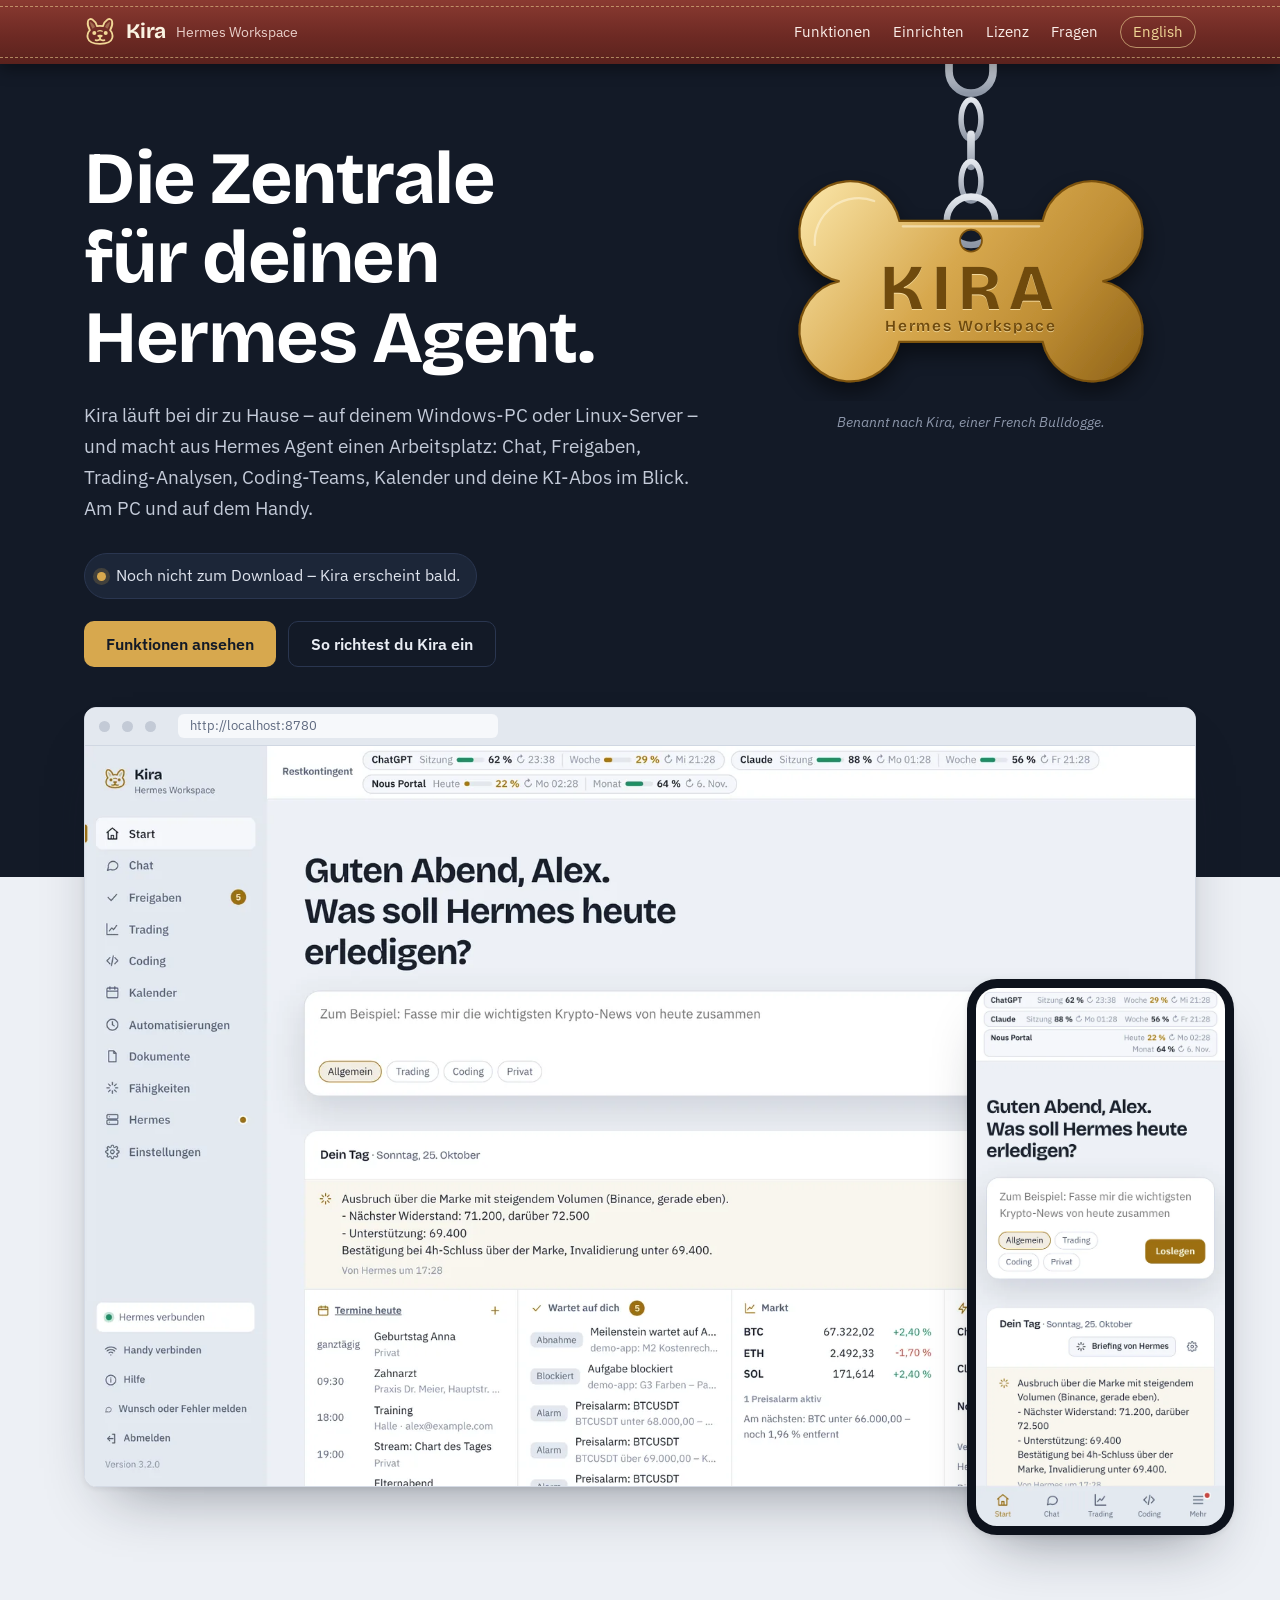
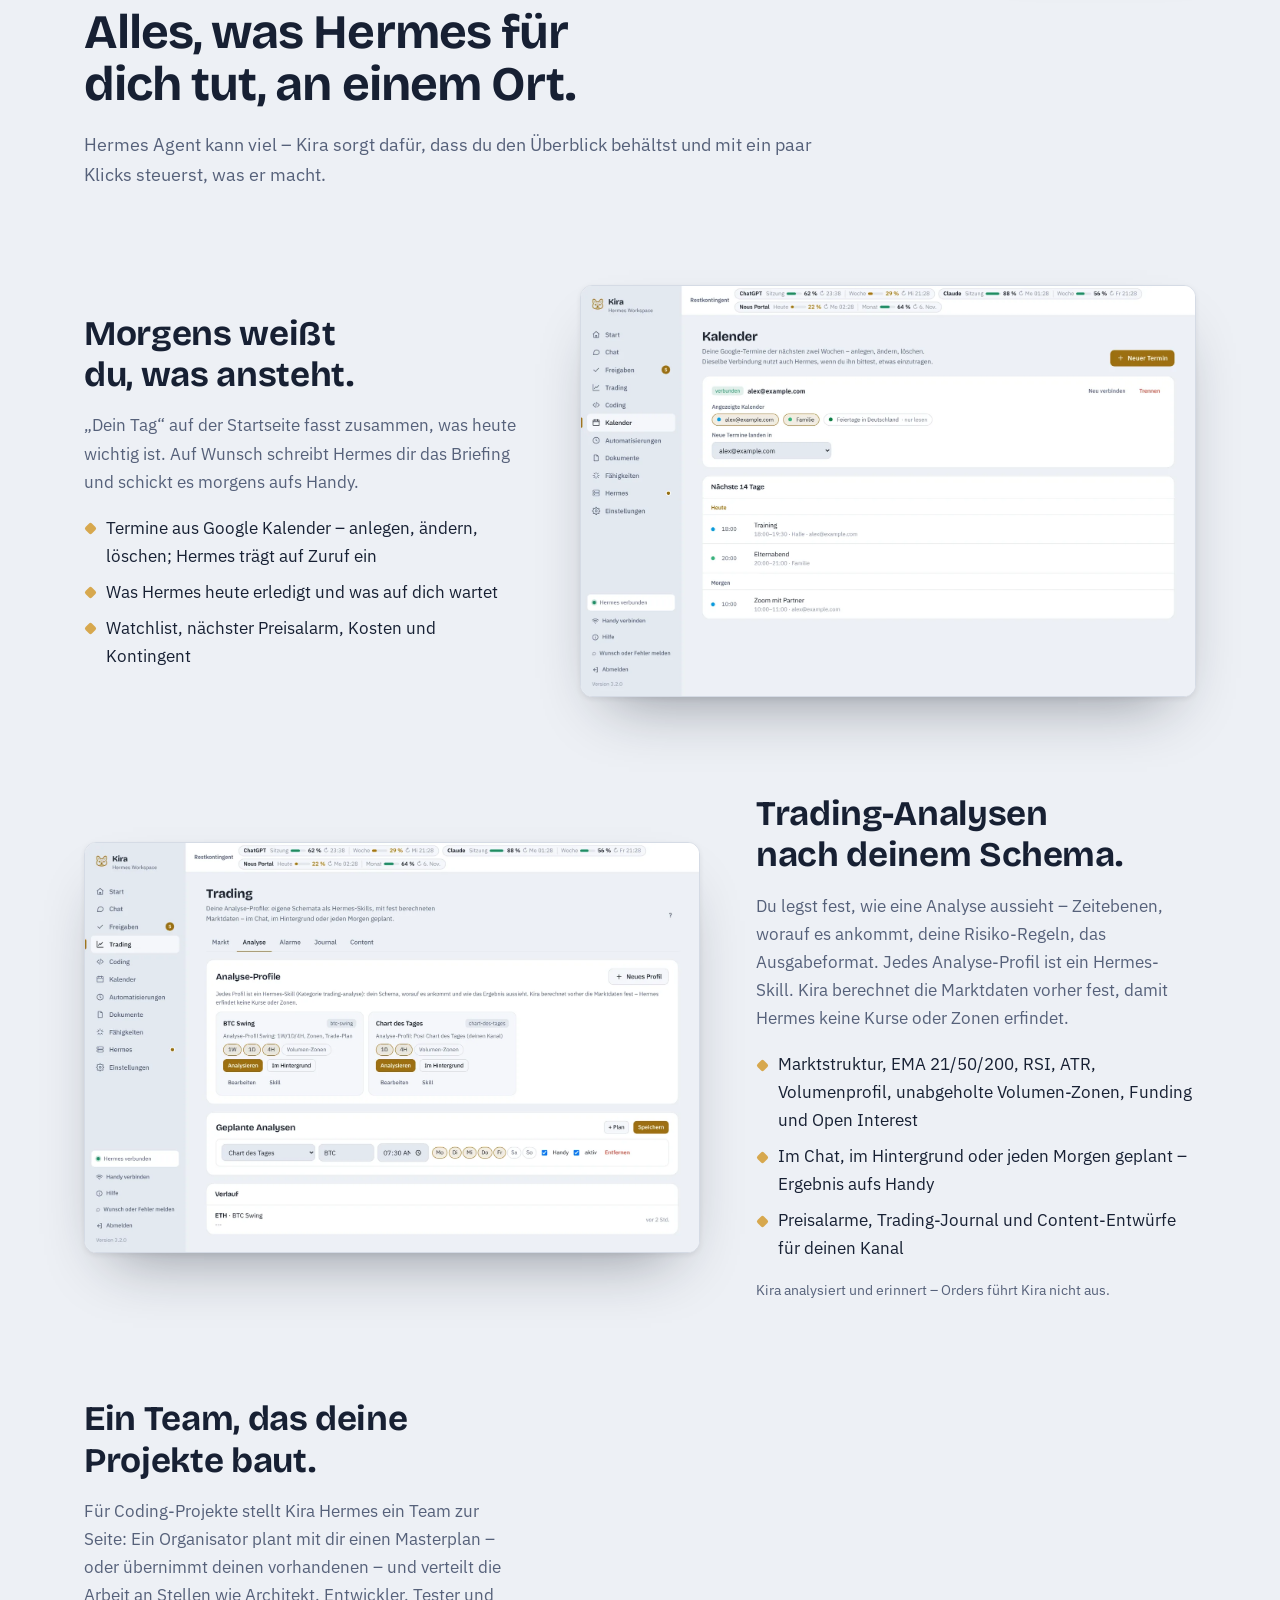
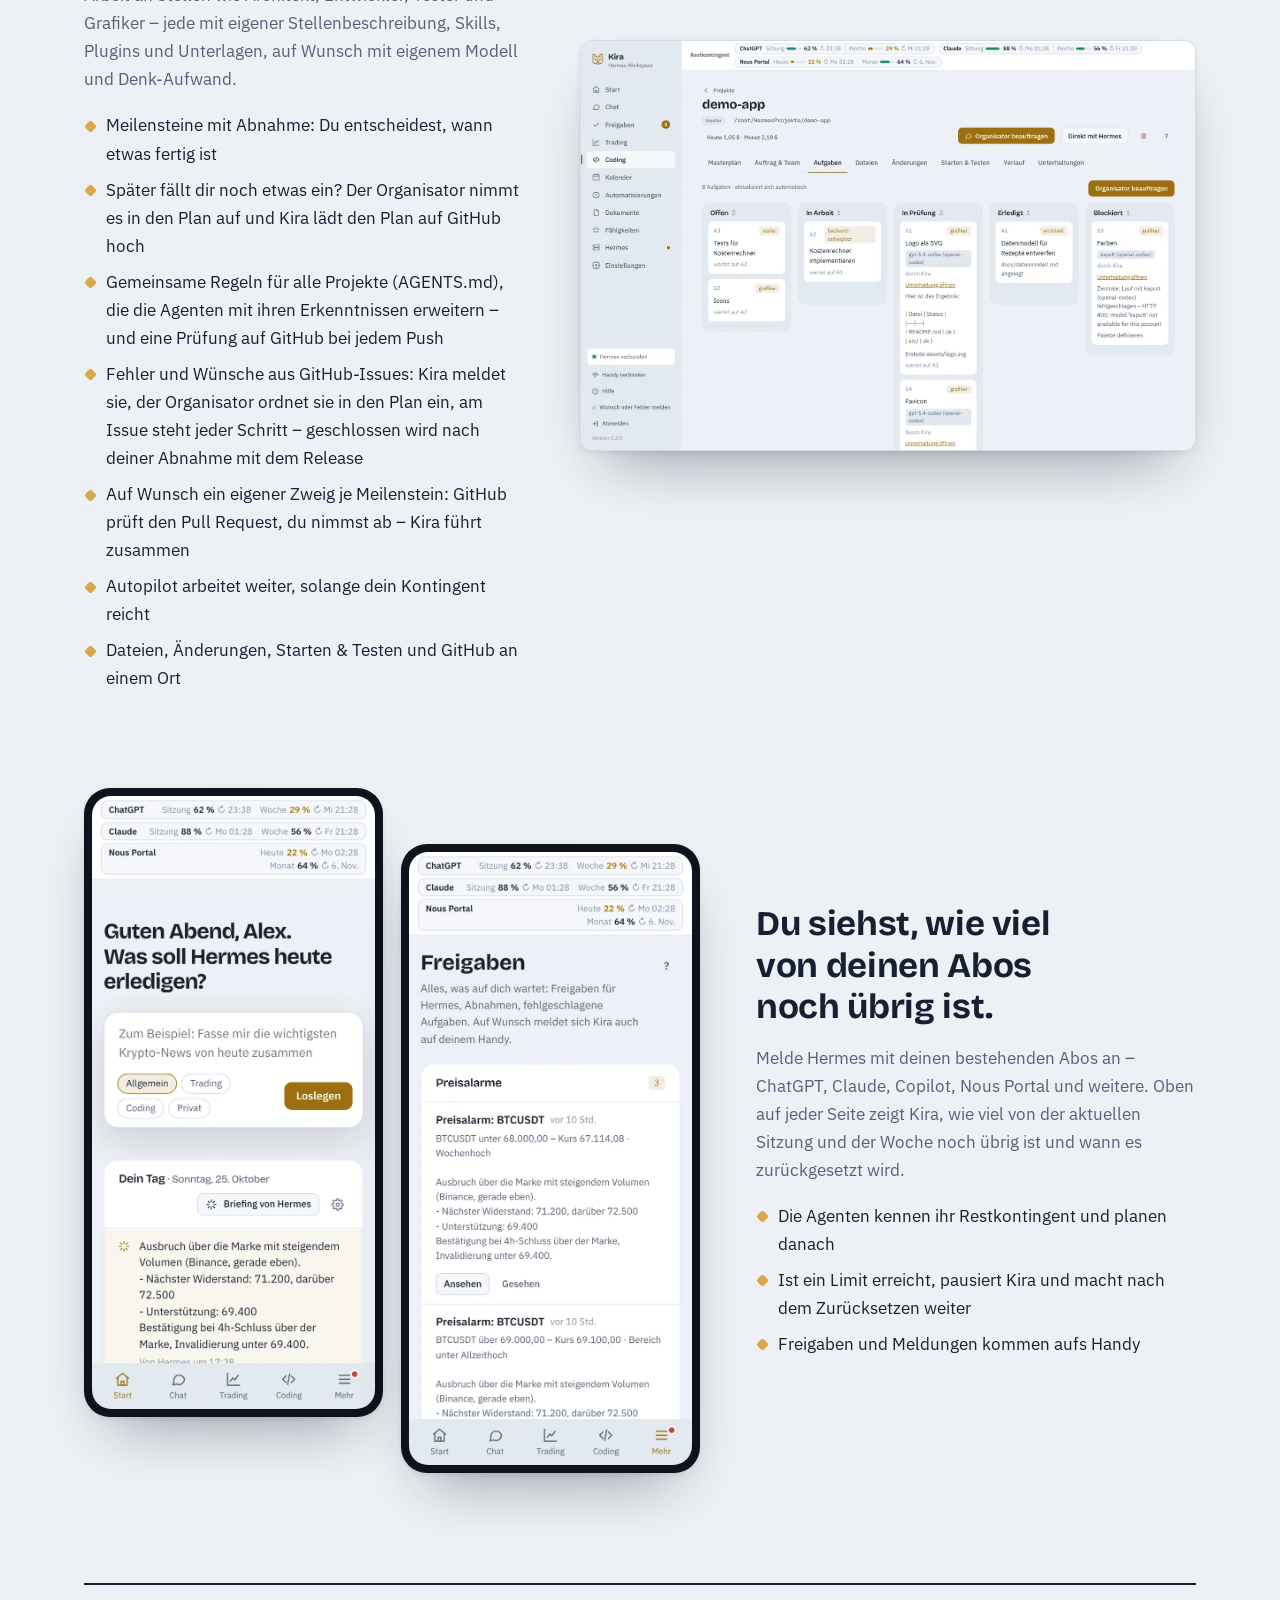
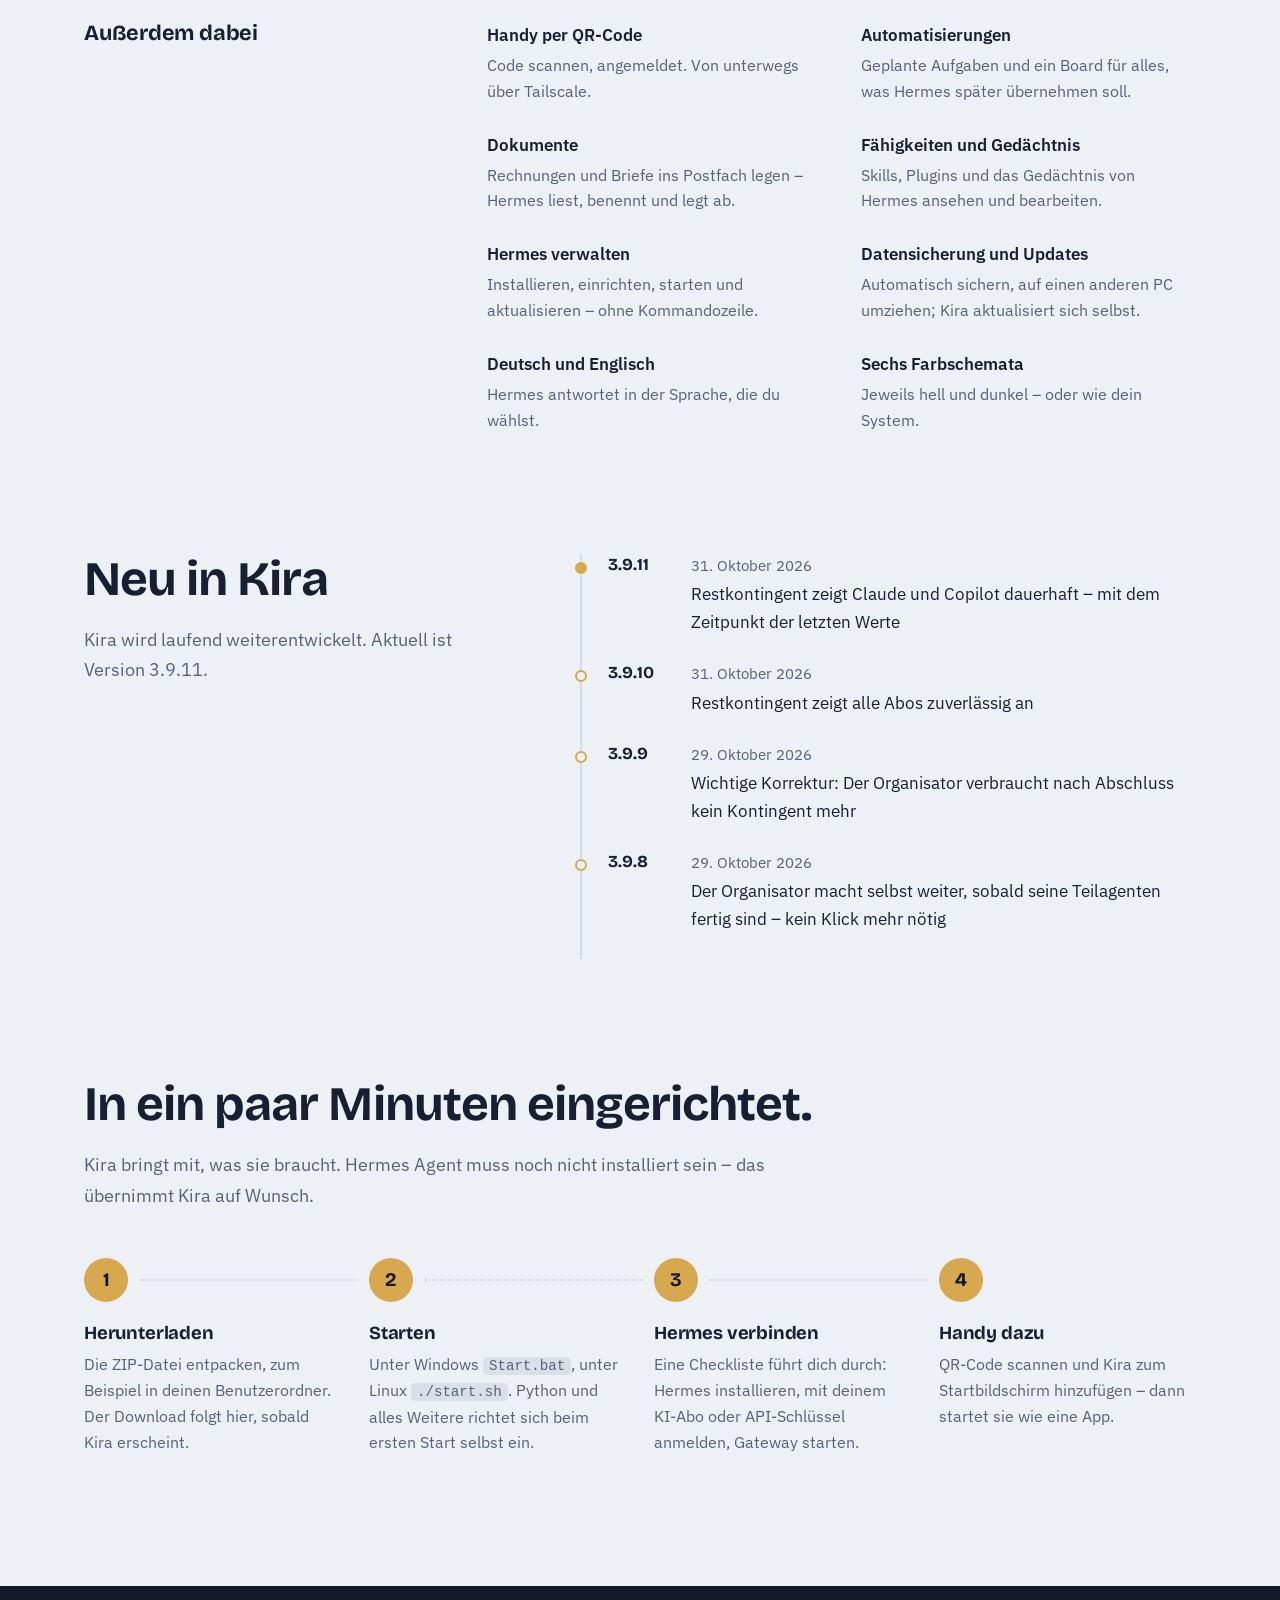
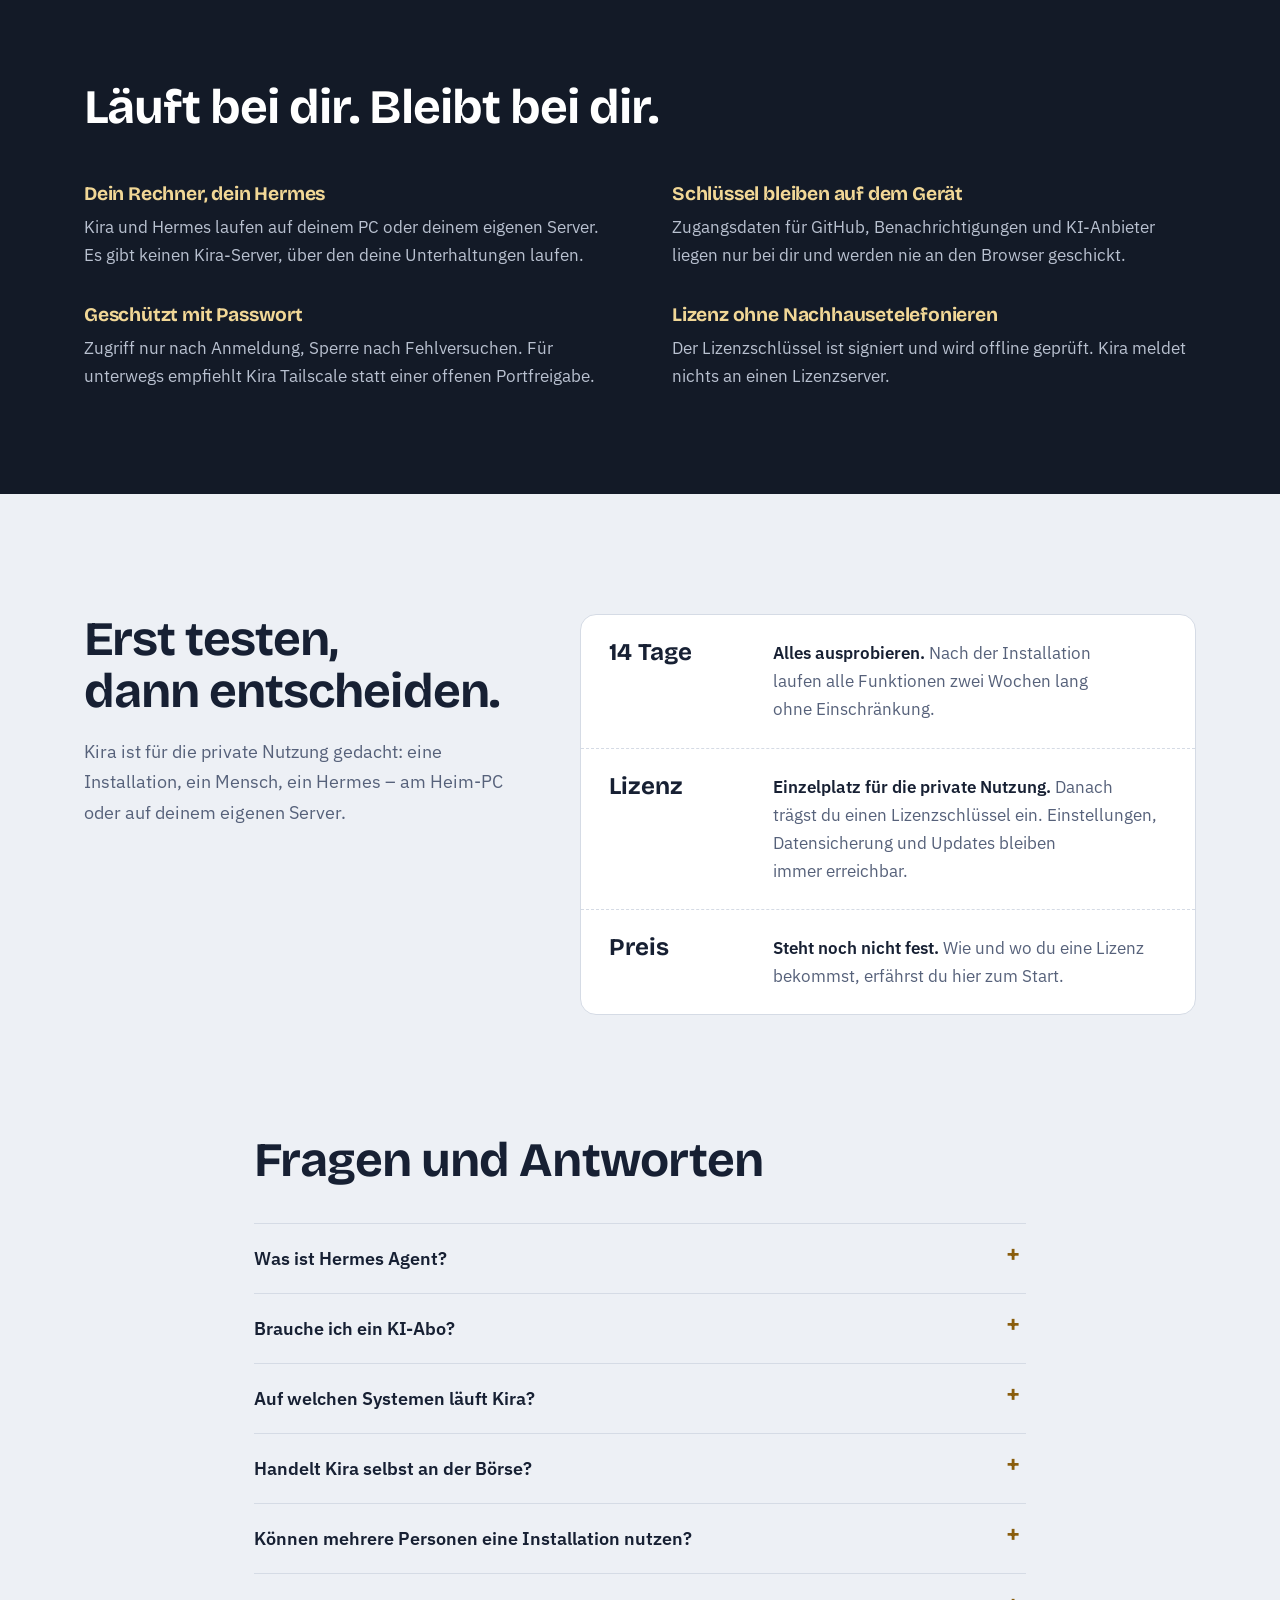
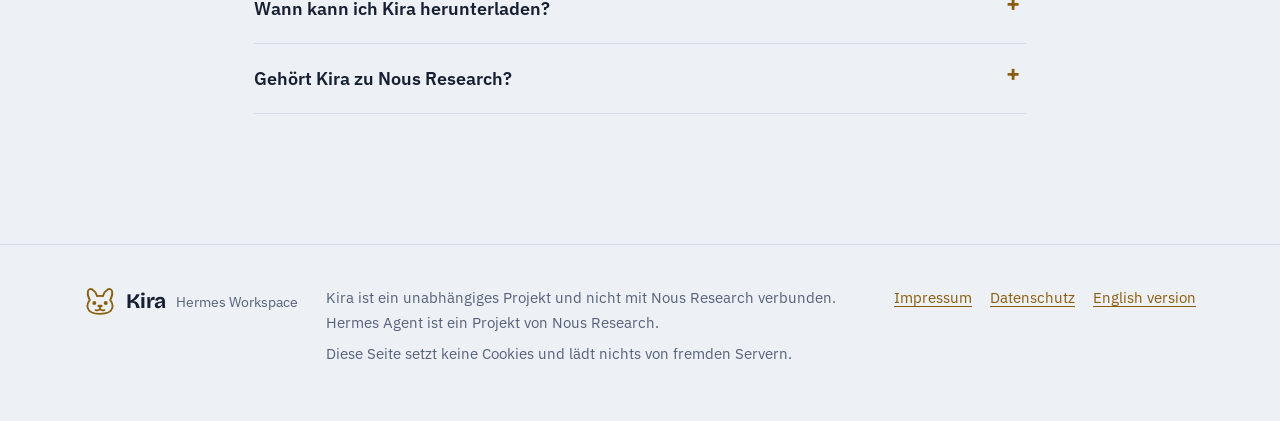
<file: index.html>
<!doctype html>
<html lang="de">
<head>
<meta charset="utf-8">
<meta name="viewport" content="width=device-width, initial-scale=1">
<title>Kira · Hermes Workspace – die Zentrale für deinen Hermes Agent</title>
<meta name="description" content="Kira ist eine Oberfläche für Hermes Agent, die bei dir zu Hause läuft: Chat, Freigaben, Trading-Analysen, Coding-Teams, Kalender und Abo-Kontingent – am PC und auf dem Handy.">
<link rel="icon" href="assets/img/icon.svg" type="image/svg+xml">
<link rel="apple-touch-icon" href="assets/img/icon-192.png">
<link rel="alternate" hreflang="de" href="index.html">
<link rel="alternate" hreflang="en" href="en/index.html">
<meta name="theme-color" content="#131a27">
<meta property="og:title" content="Kira · Hermes Workspace">
<meta property="og:description" content="Die Zentrale für deinen Hermes Agent – läuft bei dir zu Hause.">
<link rel="stylesheet" href="assets/site.css">
</head>
<body>
<a class="skip" href="#inhalt">Zum Inhalt springen</a>

<header class="hero">
  <div class="collar">
    <div class="wrap">
      <a class="brand" href="#top" id="top" aria-label="Kira – Hermes Workspace">
        <svg viewBox="0 0 32 32" fill="none" stroke="currentColor" stroke-width="1.8" stroke-linecap="round" stroke-linejoin="round" aria-hidden="true"><path d="M5.9 14.2C4.2 11.4 3.4 8 3.9 5.4c.4-2.2 2.6-3 4.5-1.8 2.2 1.4 3.9 3.8 4.7 6.6Q16 9.4 18.9 10.2c.8-2.8 2.5-5.2 4.7-6.6 1.9-1.2 4.1-.4 4.5 1.8.5 2.6-.3 6-2 8.8 2.1 2.2 2.8 5 2.2 7.7-.9 3.7-5.8 5.9-12.3 5.9S4.6 25.6 3.7 21.9c-.6-2.7.1-5.5 2.2-7.7Z"/><path d="M6 5.7c.2 2.6 1.2 5.1 2.6 7l2.4-1.6C10.2 8.8 8.4 6.9 6 5.7Z" fill="currentColor" fill-opacity=".35" stroke="none"/><path d="M26 5.7c-.2 2.6-1.2 5.1-2.6 7L21 11.1c.8-2.3 2.6-4.2 5-5.4Z" fill="currentColor" fill-opacity=".35" stroke="none"/><circle cx="10.3" cy="16.9" r="2" fill="currentColor" stroke="none"/><circle cx="21.7" cy="16.9" r="2" fill="currentColor" stroke="none"/><path d="M13.3 19.6c0-1 5.4-1 5.4 0 0 1.3-1.5 2.2-2.7 2.2s-2.7-.9-2.7-2.2Z" fill="currentColor" stroke="none"/><path d="M16 21.8v1.2m0 0c-1 1.2-2.9 1.6-4.4 1.1m4.4-1.1c1 1.2 2.9 1.6 4.4 1.1"/><path d="M13.7 15.2c1.5-.7 3.1-.7 4.6 0" stroke-width="1.2"/></svg>
        <b>Kira</b><span>Hermes Workspace</span>
      </a>
      <nav aria-label="Seiten-Navigation">
        <a href="#funktionen">Funktionen</a>
        <a href="#einrichten">Einrichten</a>
        <a href="#lizenz">Lizenz</a>
        <a href="#fragen">Fragen</a>
        <a class="lang" href="en/index.html" hreflang="en" lang="en">English</a>
      </nav>
    </div>
  </div>

  <div class="wrap hero-grid">
    <div class="hero-copy">
      <h1>Die Zentrale für deinen Hermes&nbsp;Agent.</h1>
      <p class="lead">Kira läuft bei dir zu Hause – auf deinem Windows-PC oder Linux-Server – und macht aus Hermes Agent einen Arbeitsplatz: Chat, Freigaben, Trading-Analysen, Coding-Teams, Kalender und deine KI-Abos im Blick. Am PC und auf dem Handy.</p>
      <p class="status"><i aria-hidden="true"></i>Noch nicht zum Download – Kira erscheint bald.</p>
      <div class="actions">
        <a class="btn primary" href="#funktionen">Funktionen ansehen</a>
        <a class="btn ghost" href="#einrichten">So richtest du Kira ein</a>
      </div>
    </div>

    <div class="tag-holder">
      <svg class="tag swing" id="tag" viewBox="0 0 400 334" role="img" aria-label="Hundemarke mit der Gravur Kira">
        <defs>
          <linearGradient id="brass" x1="70" y1="0" x2="330" y2="200" gradientUnits="userSpaceOnUse">
            <stop offset="0" stop-color="#f7e0a0"/><stop offset=".42" stop-color="#d7a84e"/><stop offset=".7" stop-color="#c08f35"/><stop offset="1" stop-color="#94671a"/>
          </linearGradient>
          <linearGradient id="steel" x1="0" y1="0" x2="0" y2="1">
            <stop offset="0" stop-color="#e4e8ee"/><stop offset="1" stop-color="#8d96a5"/>
          </linearGradient>
          <mask id="hole"><rect width="400" height="334" fill="#fff"/><circle cx="200" cy="166" r="10" fill="#000"/></mask>
          <filter id="drop" x="-20%" y="-20%" width="140%" height="160%"><feDropShadow dx="0" dy="10" stdDeviation="9" flood-color="#000" flood-opacity=".45"/></filter>
        </defs>
        <path d="M180 0V12a20 20 0 0 0 40 0V0" fill="none" stroke="url(#steel)" stroke-width="7"/>
        <ellipse cx="200" cy="56" rx="9" ry="18" fill="none" stroke="url(#steel)" stroke-width="5"/>
        <rect x="196.5" y="66" width="7" height="36" rx="3.5" fill="url(#steel)"/>
        <ellipse cx="200" cy="112" rx="9" ry="18" fill="none" stroke="url(#steel)" stroke-width="5"/>
        <circle cx="200" cy="148" r="22" fill="none" stroke="url(#steel)" stroke-width="6"/>
        <g mask="url(#hole)" filter="url(#drop)"><g transform="translate(0 108)">
          <path d="M134.9 40H265.1A46 46 0 1 1 319.5 95A46 46 0 1 1 265.1 150H134.9A46 46 0 1 1 80.5 95A46 46 0 1 1 134.9 40Z" fill="url(#brass)" stroke="#7d530f" stroke-width="2"/>
          <path d="M138 45H262M58 62A40 40 0 0 1 112 22" fill="none" stroke="#fff6dc" stroke-opacity=".55" stroke-width="2" stroke-linecap="round"/>
        </g></g>
        <circle cx="200" cy="166" r="10" fill="none" stroke="#7d530f" stroke-width="1.5"/>
        <g font-family="Bricolage, sans-serif" text-anchor="middle" transform="translate(0 108)">
          <text x="200" y="121.5" font-size="58" font-weight="700" letter-spacing="7" fill="#fbe7b2" fill-opacity=".8">KIRA</text>
          <text x="200" y="120" font-size="58" font-weight="700" letter-spacing="7" fill="#6f4a0d">KIRA</text>
          <text x="200" y="141.2" font-size="14" font-weight="600" letter-spacing="1.5" fill="#fbe7b2" fill-opacity=".7">Hermes Workspace</text>
          <text x="200" y="140" font-size="14" font-weight="600" letter-spacing="1.5" fill="#6f4a0d">Hermes Workspace</text>
        </g>
      </svg>
      <p class="tag-caption">Benannt nach Kira, einer French Bulldogge.</p>
    </div>
  </div>
</header>

<main id="inhalt">
  <div class="wrap showcase">
    <figure class="window" style="margin:0">
      <div class="window-bar" aria-hidden="true"><i></i><i></i><i></i><span>http://localhost:8780</span></div>
      <img src="assets/img/de-start.webp" width="1600" height="1067" alt="Startseite von Kira: Begrüßung, Eingabefeld für Hermes und „Dein Tag“ mit Terminen, Wartendem, Markt und Abo-Kontingent">
    </figure>
    <img class="phone" src="assets/img/de-m-start.webp" width="640" height="1385" alt="Kira auf dem Handy" loading="lazy">
  </div>

  <section id="funktionen">
    <div class="wrap">
      <div class="intro">
        <h2>Alles, was Hermes für dich tut, an einem Ort.</h2>
        <p>Hermes Agent kann viel – Kira sorgt dafür, dass du den Überblick behältst und mit ein paar Klicks steuerst, was er macht.</p>
      </div>

      <article class="feature">
        <div class="feature-text">
          <h3>Morgens weißt du, was ansteht.</h3>
          <p>„Dein Tag“ auf der Startseite fasst zusammen, was heute wichtig ist. Auf Wunsch schreibt Hermes dir das Briefing und schickt es morgens aufs Handy.</p>
          <ul>
            <li>Termine aus Google Kalender – anlegen, ändern, löschen; Hermes trägt auf Zuruf ein</li>
            <li>Was Hermes heute erledigt und was auf dich wartet</li>
            <li>Watchlist, nächster Preisalarm, Kosten und Kontingent</li>
          </ul>
        </div>
        <div class="feature-media">
          <figure class="window" style="margin:0"><img src="assets/img/de-kalender.webp" width="1600" height="1067" alt="Kalender in Kira mit verbundenem Google-Konto und den Terminen der nächsten 14 Tage" loading="lazy"></figure>
        </div>
      </article>

      <article class="feature flip">
        <div class="feature-text">
          <h3>Trading-Analysen nach deinem Schema.</h3>
          <p>Du legst fest, wie eine Analyse aussieht – Zeitebenen, worauf es ankommt, deine Risiko-Regeln, das Ausgabeformat. Jedes Analyse-Profil ist ein Hermes-Skill. Kira berechnet die Marktdaten vorher fest, damit Hermes keine Kurse oder Zonen erfindet.</p>
          <ul>
            <li>Marktstruktur, EMA 21/50/200, RSI, ATR, Volumenprofil, unabgeholte Volumen-Zonen, Funding und Open Interest</li>
            <li>Im Chat, im Hintergrund oder jeden Morgen geplant – Ergebnis aufs Handy</li>
            <li>Preisalarme, Trading-Journal und Content-Entwürfe für deinen Kanal</li>
          </ul>
          <p class="shot-note">Kira analysiert und erinnert – Orders führt Kira nicht aus.</p>
        </div>
        <div class="feature-media">
          <figure class="window" style="margin:0"><img src="assets/img/de-analyse.webp" width="1600" height="1067" alt="Analyse-Profile in Kira: BTC Swing und Chart des Tages, darunter geplante Analysen" loading="lazy"></figure>
        </div>
      </article>

      <article class="feature">
        <div class="feature-text">
          <h3>Ein Team, das deine Projekte baut.</h3>
          <p>Für Coding-Projekte stellt Kira Hermes ein Team zur Seite: Ein Organisator plant mit dir einen Masterplan – oder übernimmt deinen vorhandenen – und verteilt die Arbeit an Stellen wie Architekt, Entwickler, Tester und Grafiker – jede mit eigener Stellenbeschreibung, Skills, Plugins und Unterlagen, auf Wunsch mit eigenem Modell und Denk-Aufwand.</p>
          <ul>
            <li>Meilensteine mit Abnahme: Du entscheidest, wann etwas fertig ist</li>
            <li>Später fällt dir noch etwas ein? Der Organisator nimmt es in den Plan auf und Kira lädt den Plan auf GitHub hoch</li>
            <li>Gemeinsame Regeln für alle Projekte (AGENTS.md), die die Agenten mit ihren Erkenntnissen erweitern – und eine Prüfung auf GitHub bei jedem Push</li>
            <li>Fehler und Wünsche aus GitHub-Issues: Kira meldet sie, der Organisator ordnet sie in den Plan ein, am Issue steht jeder Schritt – geschlossen wird nach deiner Abnahme mit dem Release</li>
            <li>Auf Wunsch ein eigener Zweig je Meilenstein: GitHub prüft den Pull Request, du nimmst ab – Kira führt zusammen</li>
            <li>Autopilot arbeitet weiter, solange dein Kontingent reicht</li>
            <li>Dateien, Änderungen, Starten & Testen und GitHub an einem Ort</li>
          </ul>
        </div>
        <div class="feature-media">
          <figure class="window" style="margin:0"><img src="assets/img/de-team.webp" width="1600" height="1067" alt="Aufgaben-Board eines Coding-Projekts mit den Spalten Offen, In Arbeit, In Prüfung, Erledigt und Blockiert" loading="lazy"></figure>
        </div>
      </article>

      <article class="feature flip">
        <div class="feature-text">
          <h3>Du siehst, wie viel von deinen Abos noch übrig ist.</h3>
          <p>Melde Hermes mit deinen bestehenden Abos an – ChatGPT, Claude, Copilot, Nous Portal und weitere. Oben auf jeder Seite zeigt Kira, wie viel von der aktuellen Sitzung und der Woche noch übrig ist und wann es zurückgesetzt wird.</p>
          <ul>
            <li>Die Agenten kennen ihr Restkontingent und planen danach</li>
            <li>Ist ein Limit erreicht, pausiert Kira und macht nach dem Zurücksetzen weiter</li>
            <li>Freigaben und Meldungen kommen aufs Handy</li>
          </ul>
        </div>
        <div class="feature-media pair">
          <div class="phone-flat"><img src="assets/img/de-m-start.webp" width="640" height="1385" alt="Restkontingent der Abos oben auf der Startseite am Handy" loading="lazy"></div>
          <div class="phone-flat"><img src="assets/img/de-m-freigaben.webp" width="640" height="1385" alt="Freigaben am Handy mit Preisalarmen" loading="lazy"></div>
        </div>
      </article>

      <div class="more">
        <h3>Außerdem dabei</h3>
        <dl>
          <div><dt>Handy per QR-Code</dt><dd>Code scannen, angemeldet. Von unterwegs über Tailscale.</dd></div>
          <div><dt>Automatisierungen</dt><dd>Geplante Aufgaben und ein Board für alles, was Hermes später übernehmen soll.</dd></div>
          <div><dt>Dokumente</dt><dd>Rechnungen und Briefe ins Postfach legen – Hermes liest, benennt und legt ab.</dd></div>
          <div><dt>Fähigkeiten und Gedächtnis</dt><dd>Skills, Plugins und das Gedächtnis von Hermes ansehen und bearbeiten.</dd></div>
          <div><dt>Hermes verwalten</dt><dd>Installieren, einrichten, starten und aktualisieren – ohne Kommandozeile.</dd></div>
          <div><dt>Datensicherung und Updates</dt><dd>Automatisch sichern, auf einen anderen PC umziehen; Kira aktualisiert sich selbst.</dd></div>
          <div><dt>Deutsch und Englisch</dt><dd>Hermes antwortet in der Sprache, die du wählst.</dd></div>
          <div><dt>Sechs Farbschemata</dt><dd>Jeweils hell und dunkel – oder wie dein System.</dd></div>
        </dl>
      </div>
    </div>
  </section>

  <section id="neu" aria-labelledby="neu-h">
    <div class="wrap news">
      <div class="intro"><h2 id="neu-h">Neu in Kira</h2><p>Kira wird laufend weiterentwickelt. Aktuell ist Version 3.9.11.</p></div>
      <ol class="news-list">
        <li><span class="news-v">3.9.11</span><time datetime="2026-10-31">31. Oktober 2026</time><span class="news-t">Restkontingent zeigt Claude und Copilot dauerhaft – mit dem Zeitpunkt der letzten Werte</span></li>
        <li><span class="news-v">3.9.10</span><time datetime="2026-10-31">31. Oktober 2026</time><span class="news-t">Restkontingent zeigt alle Abos zuverlässig an</span></li>
        <li><span class="news-v">3.9.9</span><time datetime="2026-10-29">29. Oktober 2026</time><span class="news-t">Wichtige Korrektur: Der Organisator verbraucht nach Abschluss kein Kontingent mehr</span></li>
        <li><span class="news-v">3.9.8</span><time datetime="2026-10-29">29. Oktober 2026</time><span class="news-t">Der Organisator macht selbst weiter, sobald seine Teilagenten fertig sind – kein Klick mehr nötig</span></li>
      </ol>
    </div>
  </section>

  <section id="einrichten">
    <div class="wrap">
      <div class="intro">
        <h2>In ein paar Minuten eingerichtet.</h2>
        <p>Kira bringt mit, was sie braucht. Hermes Agent muss noch nicht installiert sein – das übernimmt Kira auf Wunsch.</p>
      </div>
      <ol class="steps">
        <li><h3>Herunterladen</h3><p>Die ZIP-Datei entpacken, zum Beispiel in deinen Benutzerordner. Der Download folgt hier, sobald Kira erscheint.</p></li>
        <li><h3>Starten</h3><p>Unter Windows <code>Start.bat</code>, unter Linux <code>./start.sh</code>. Python und alles Weitere richtet sich beim ersten Start selbst ein.</p></li>
        <li><h3>Hermes verbinden</h3><p>Eine Checkliste führt dich durch: Hermes installieren, mit deinem KI-Abo oder API-Schlüssel anmelden, Gateway starten.</p></li>
        <li><h3>Handy dazu</h3><p>QR-Code scannen und Kira zum Startbildschirm hinzufügen – dann startet sie wie eine App.</p></li>
      </ol>
    </div>
  </section>

  <section class="home" aria-labelledby="home-h">
    <div class="wrap">
      <h2 id="home-h">Läuft bei dir. Bleibt bei dir.</h2>
      <div class="home-grid">
        <div><h3>Dein Rechner, dein Hermes</h3><p>Kira und Hermes laufen auf deinem PC oder deinem eigenen Server. Es gibt keinen Kira-Server, über den deine Unterhaltungen laufen.</p></div>
        <div><h3>Schlüssel bleiben auf dem Gerät</h3><p>Zugangsdaten für GitHub, Benachrichtigungen und KI-Anbieter liegen nur bei dir und werden nie an den Browser geschickt.</p></div>
        <div><h3>Geschützt mit Passwort</h3><p>Zugriff nur nach Anmeldung, Sperre nach Fehlversuchen. Für unterwegs empfiehlt Kira Tailscale statt einer offenen Portfreigabe.</p></div>
        <div><h3>Lizenz ohne Nachhausetelefonieren</h3><p>Der Lizenzschlüssel ist signiert und wird offline geprüft. Kira meldet nichts an einen Lizenzserver.</p></div>
      </div>
    </div>
  </section>

  <section id="lizenz">
    <div class="wrap license">
      <div class="intro">
        <h2>Erst testen, dann entscheiden.</h2>
        <p>Kira ist für die private Nutzung gedacht: eine Installation, ein Mensch, ein Hermes – am Heim-PC oder auf deinem eigenen Server.</p>
      </div>
      <div class="license-card">
        <div class="license-row"><b>14 Tage</b><p><strong>Alles ausprobieren.</strong> Nach der Installation laufen alle Funktionen zwei Wochen lang ohne Einschränkung.</p></div>
        <div class="license-row"><b>Lizenz</b><p><strong>Einzelplatz für die private Nutzung.</strong> Danach trägst du einen Lizenzschlüssel ein. Einstellungen, Datensicherung und Updates bleiben immer erreichbar.</p></div>
        <div class="license-row"><b>Preis</b><p><strong>Steht noch nicht fest.</strong> Wie und wo du eine Lizenz bekommst, erfährst du hier zum Start.</p></div>
      </div>
    </div>
  </section>

  <section id="fragen">
    <div class="wrap faq">
      <h2>Fragen und Antworten</h2>
      <details><summary>Was ist Hermes Agent?</summary><p>Hermes Agent ist ein quelloffener KI-Agent von Nous Research, der auf deinem eigenen Rechner läuft. Er kann Werkzeuge benutzen, sich Dinge merken, Aufgaben planen und über Telegram und andere Kanäle erreichbar sein. Kira ist die Oberfläche dafür.</p></details>
      <details><summary>Brauche ich ein KI-Abo?</summary><p>Hermes braucht ein Sprachmodell. Du kannst ein bestehendes Abo verwenden, etwa ChatGPT, Claude, Copilot oder Nous Portal, oder einen API-Schlüssel eines Anbieters eintragen. Mehrere Abos lassen sich kombinieren, zum Beispiel eines fürs Coding und eines für Grafiken.</p></details>
      <details><summary>Auf welchen Systemen läuft Kira?</summary><p>Windows 10 und 11 sowie Linux mit Python 3.10 oder neuer – etwa auf einem Mini-PC, einem NAS mit Linux oder einem gemieteten Server. Auf Linux kann Kira als Dienst laufen und startet nach Neustarts von selbst. macOS ist noch nicht getestet. Aufs Handy kommst du über den Browser.</p></details>
      <details><summary>Handelt Kira selbst an der Börse?</summary><p>Nein. Kira berechnet Marktdaten, Hermes analysiert nach deinem Schema, und du bekommst Alarme und Auswertungen. Orders führt Kira nicht aus. Analysen sind keine Anlageberatung.</p></details>
      <details><summary>Können mehrere Personen eine Installation nutzen?</summary><p>Kira ist als Einzelplatz-System gebaut: eine Installation mit einem eigenen Hermes und deinen eigenen Abos. Wer Kira nutzen möchte, richtet sich seine eigene Installation ein.</p></details>
      <details><summary>Wann kann ich Kira herunterladen?</summary><p>Sobald sie fertig ist. Download und Updates gibt es dann hier auf dieser Seite.</p></details>
      <details><summary>Gehört Kira zu Nous Research?</summary><p>Nein. Kira ist ein unabhängiges Projekt und nicht mit Nous Research verbunden. Kira nutzt Hermes Agent so, wie er ist – über seine Schnittstelle und seine Kommandozeile.</p></details>
    </div>
  </section>
</main>

<footer>
  <div class="wrap">
    <a class="brand" href="index.html#top" aria-label="Nach oben">
      <svg viewBox="0 0 32 32" fill="none" stroke="currentColor" stroke-width="1.8" stroke-linecap="round" stroke-linejoin="round" aria-hidden="true"><path d="M5.9 14.2C4.2 11.4 3.4 8 3.9 5.4c.4-2.2 2.6-3 4.5-1.8 2.2 1.4 3.9 3.8 4.7 6.6Q16 9.4 18.9 10.2c.8-2.8 2.5-5.2 4.7-6.6 1.9-1.2 4.1-.4 4.5 1.8.5 2.6-.3 6-2 8.8 2.1 2.2 2.8 5 2.2 7.7-.9 3.7-5.8 5.9-12.3 5.9S4.6 25.6 3.7 21.9c-.6-2.7.1-5.5 2.2-7.7Z"/><circle cx="10.3" cy="16.9" r="2" fill="currentColor" stroke="none"/><circle cx="21.7" cy="16.9" r="2" fill="currentColor" stroke="none"/><path d="M13.3 19.6c0-1 5.4-1 5.4 0 0 1.3-1.5 2.2-2.7 2.2s-2.7-.9-2.7-2.2Z" fill="currentColor" stroke="none"/><path d="M16 21.8v1.2m0 0c-1 1.2-2.9 1.6-4.4 1.1m4.4-1.1c1 1.2 2.9 1.6 4.4 1.1"/></svg>
      <b>Kira</b><span>Hermes Workspace</span>
    </a>
    <div>
      <p>Kira ist ein unabhängiges Projekt und nicht mit Nous Research verbunden. Hermes Agent ist ein Projekt von Nous Research.</p>
      <p>Diese Seite setzt keine Cookies und lädt nichts von fremden Servern.</p>
    </div>
    <nav class="foot-links" aria-label="Rechtliches und Sprache"><a href="impressum.html">Impressum</a><a href="datenschutz.html">Datenschutz</a><a href="en/index.html" hreflang="en" lang="en">English version</a></nav>
  </div>
</footer>


<script>
  // Die Marke schwingt beim Laden einmal aus – und noch einmal, wenn man sie antippt oder darüberfährt.
  (function () {
    var tag = document.getElementById("tag");
    if (!tag) return;
    function swing() { tag.classList.remove("swing"); void tag.getBoundingClientRect(); tag.classList.add("swing"); }
    var last = 0;
    function poke() { var now = Date.now(); if (now - last > 1600) { last = now; swing(); } }
    tag.addEventListener("pointerenter", poke);
    tag.addEventListener("click", poke);
  })();
</script>
</body>
</html>
</file>
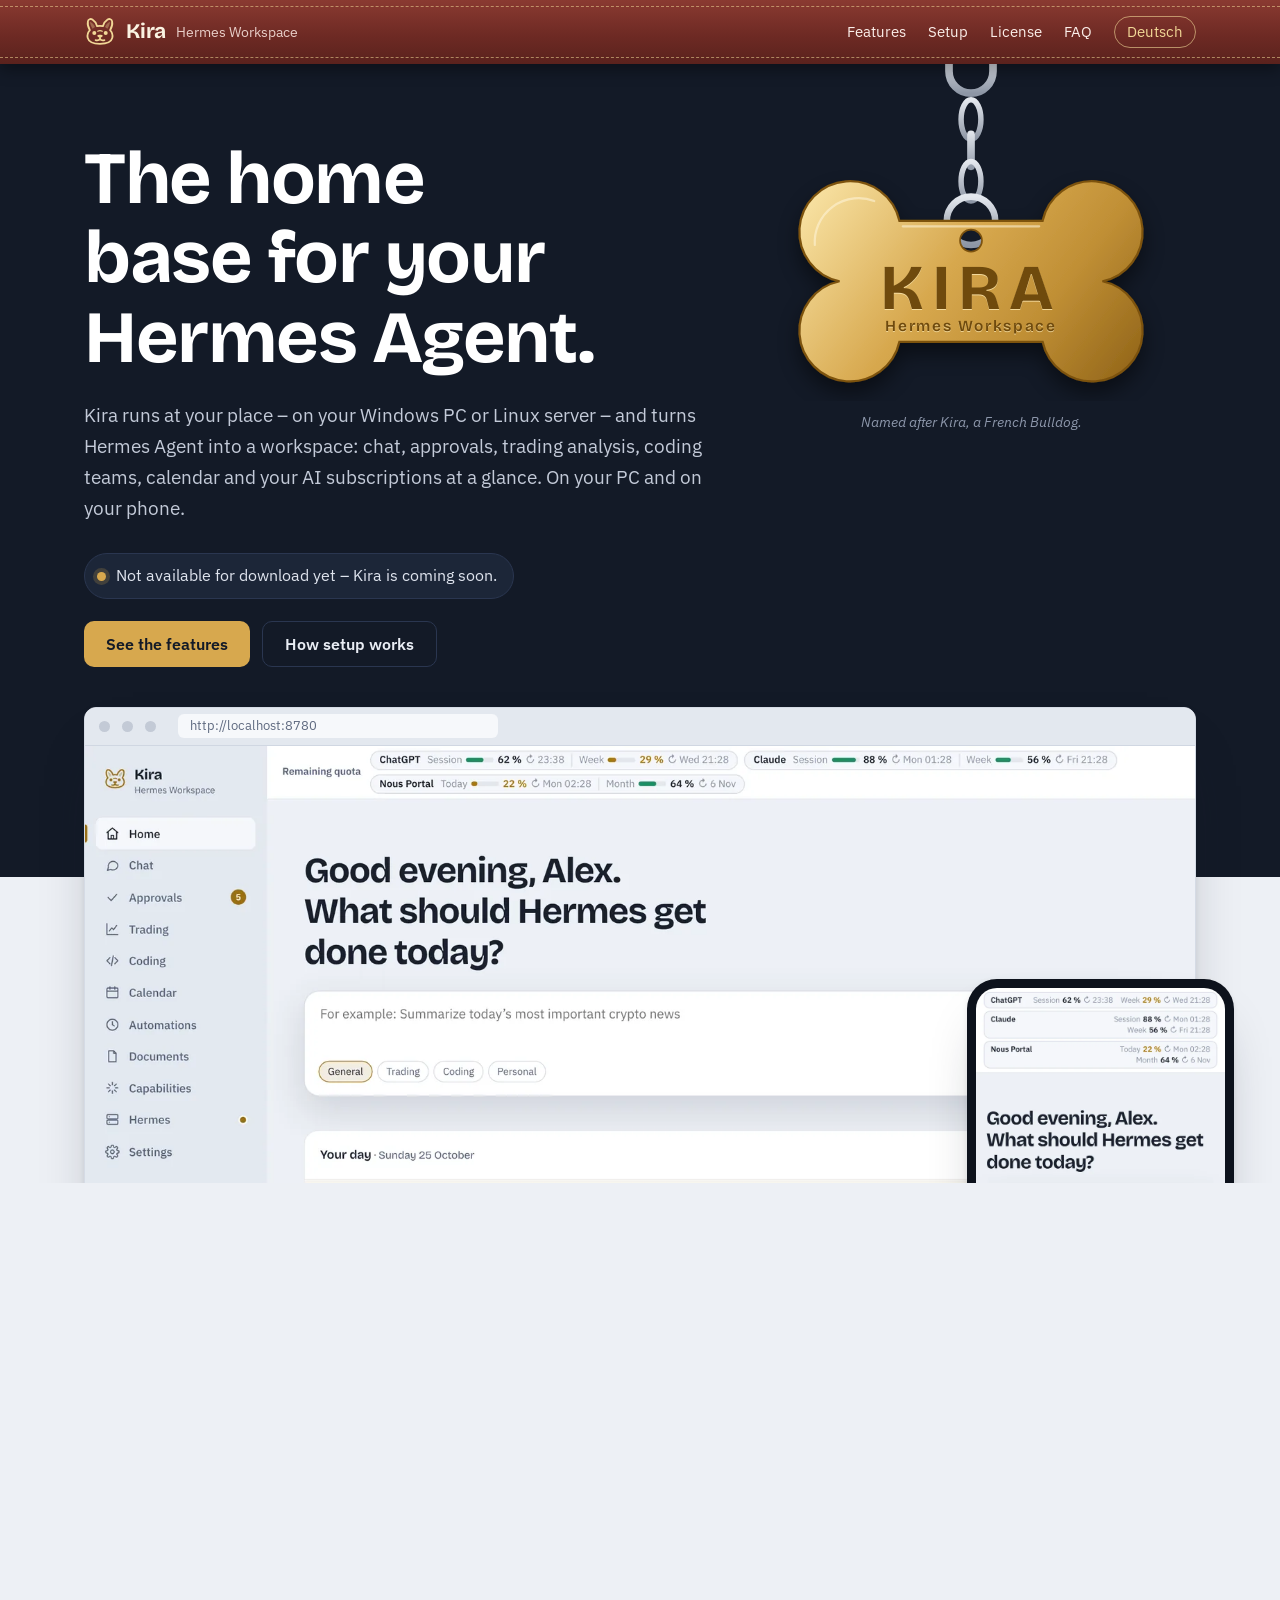
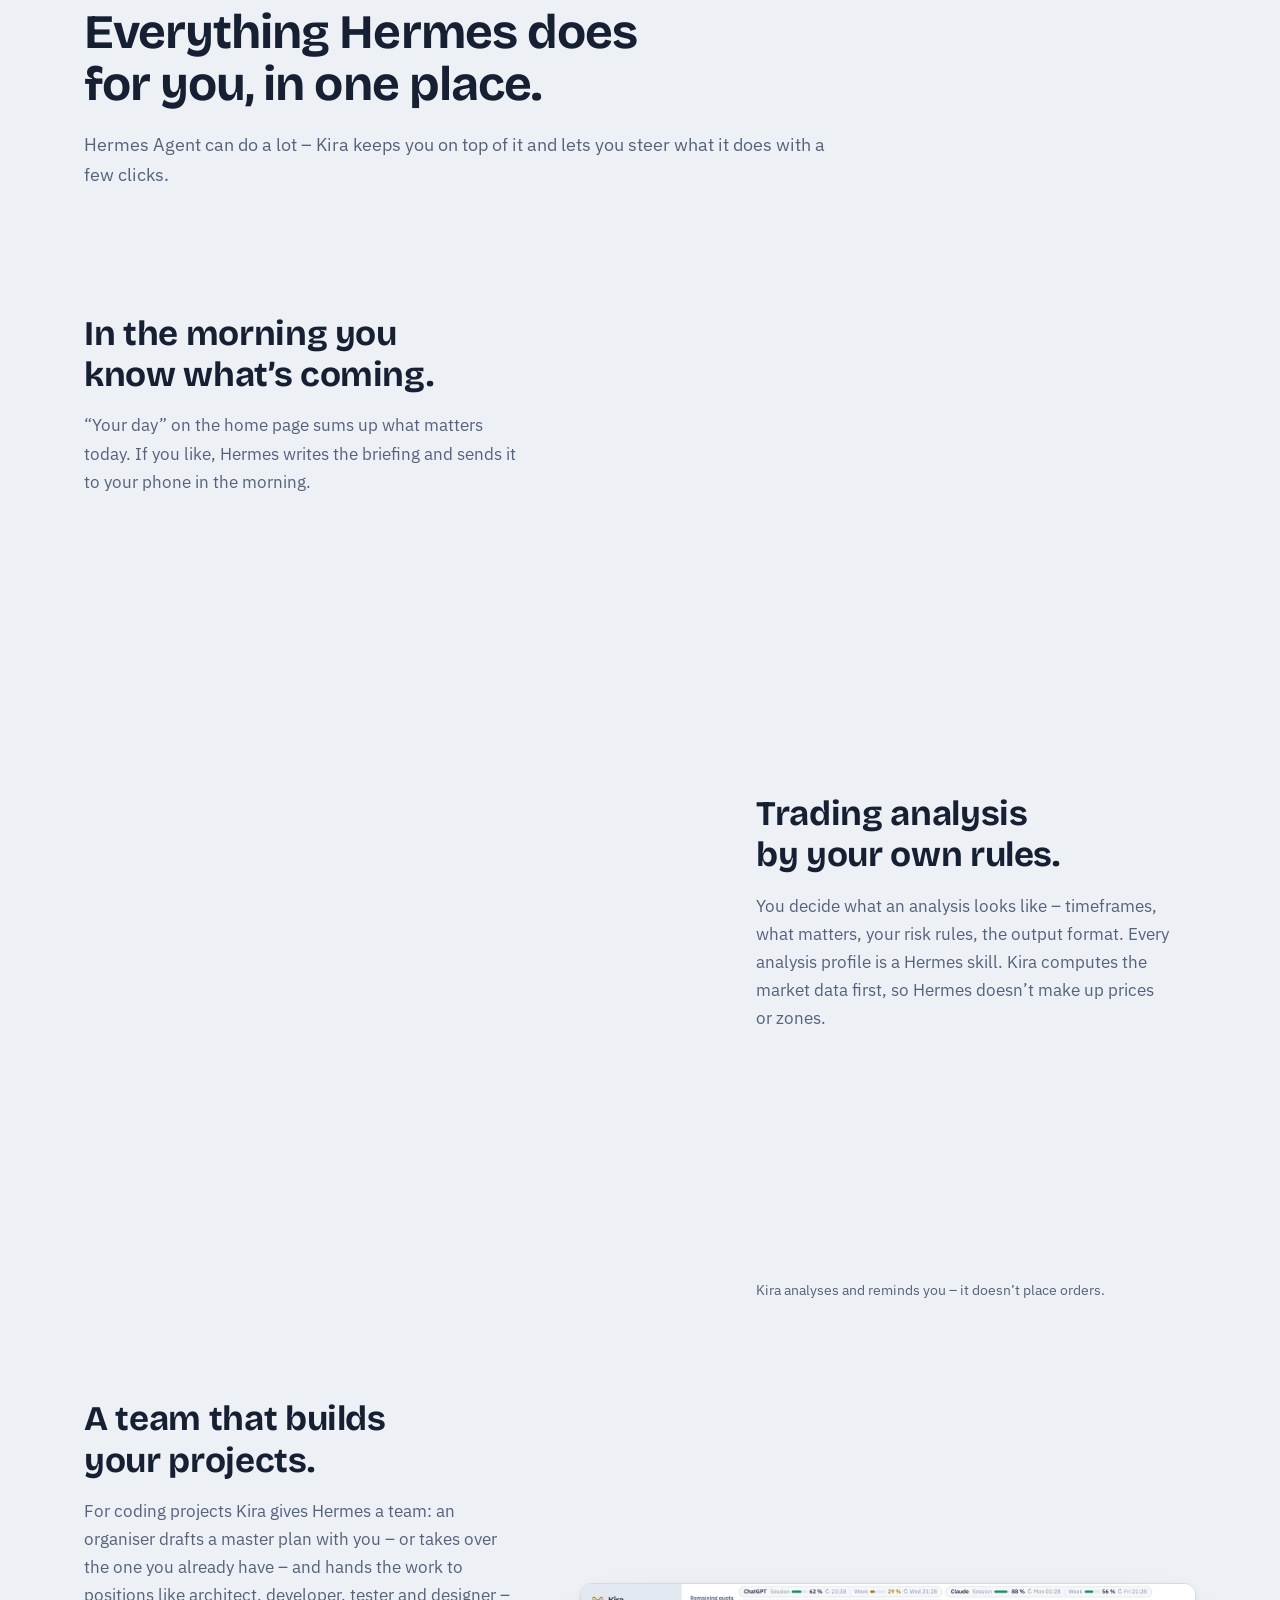
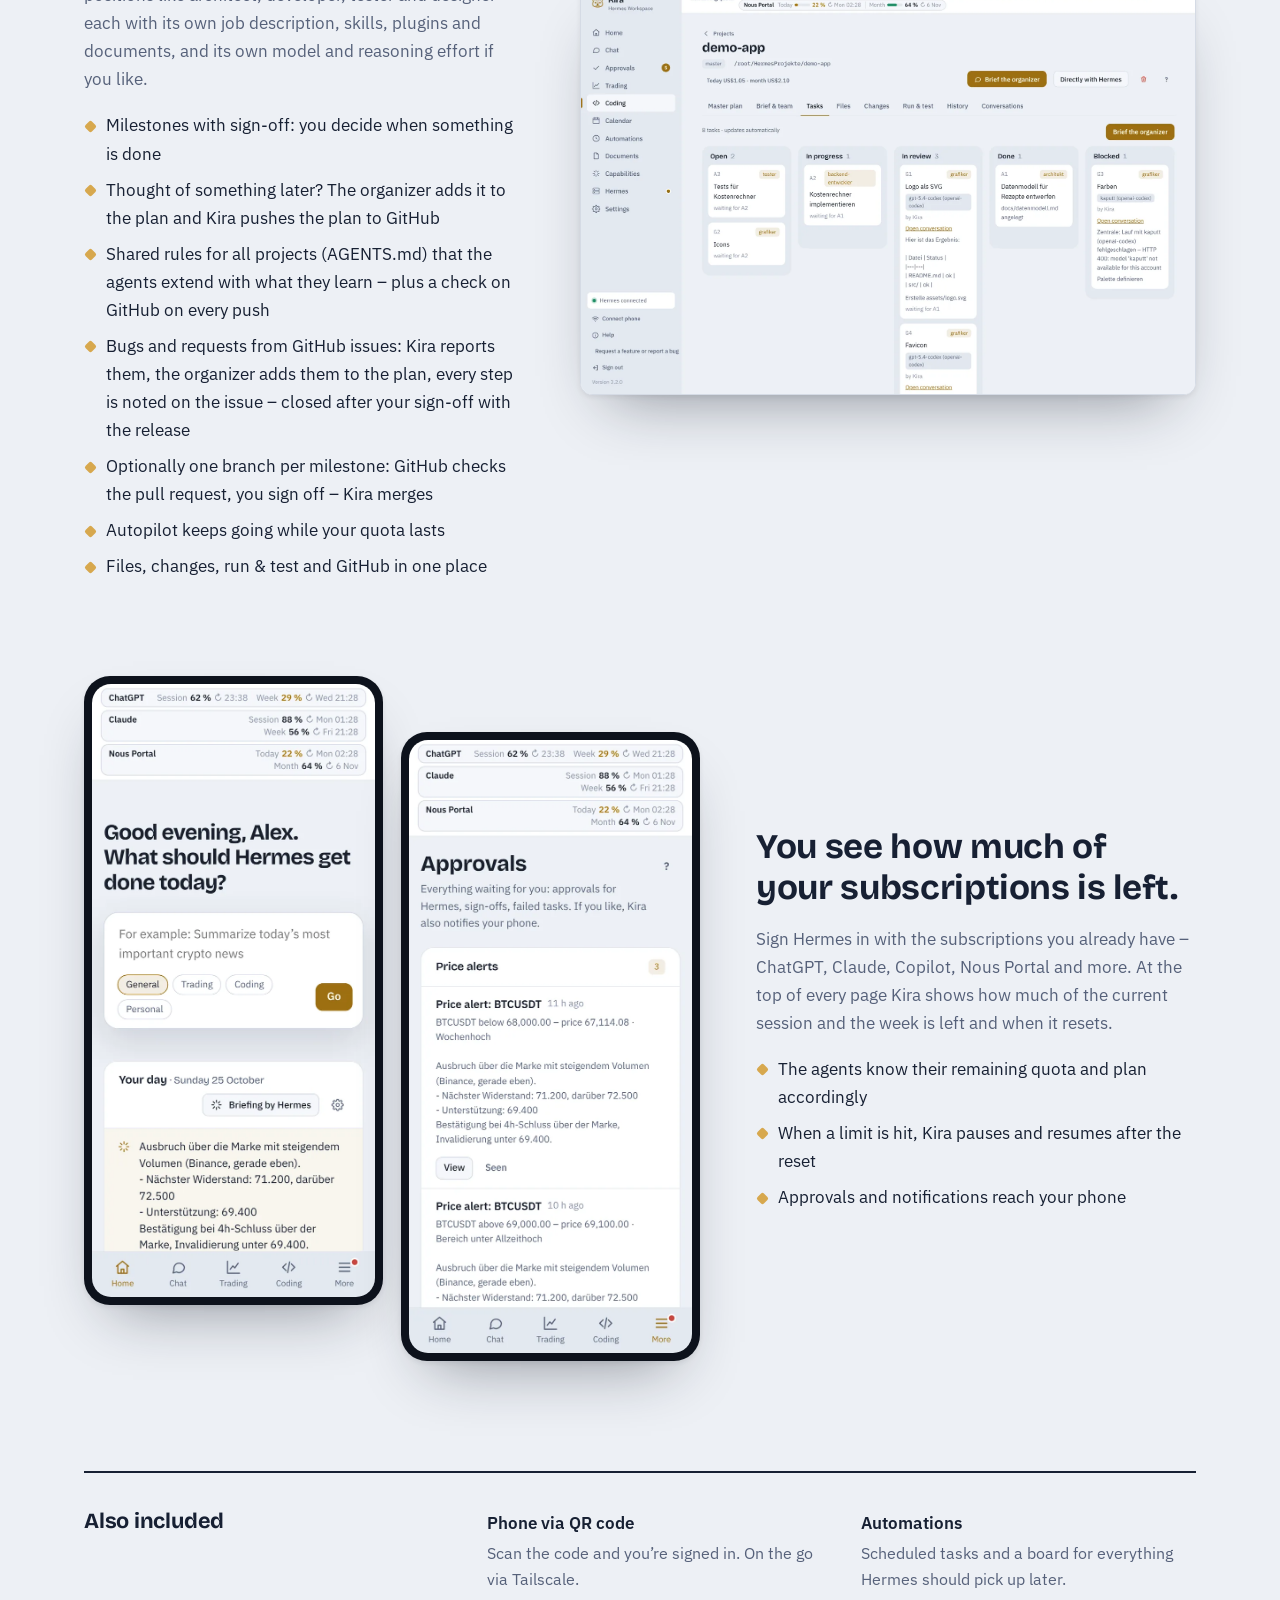
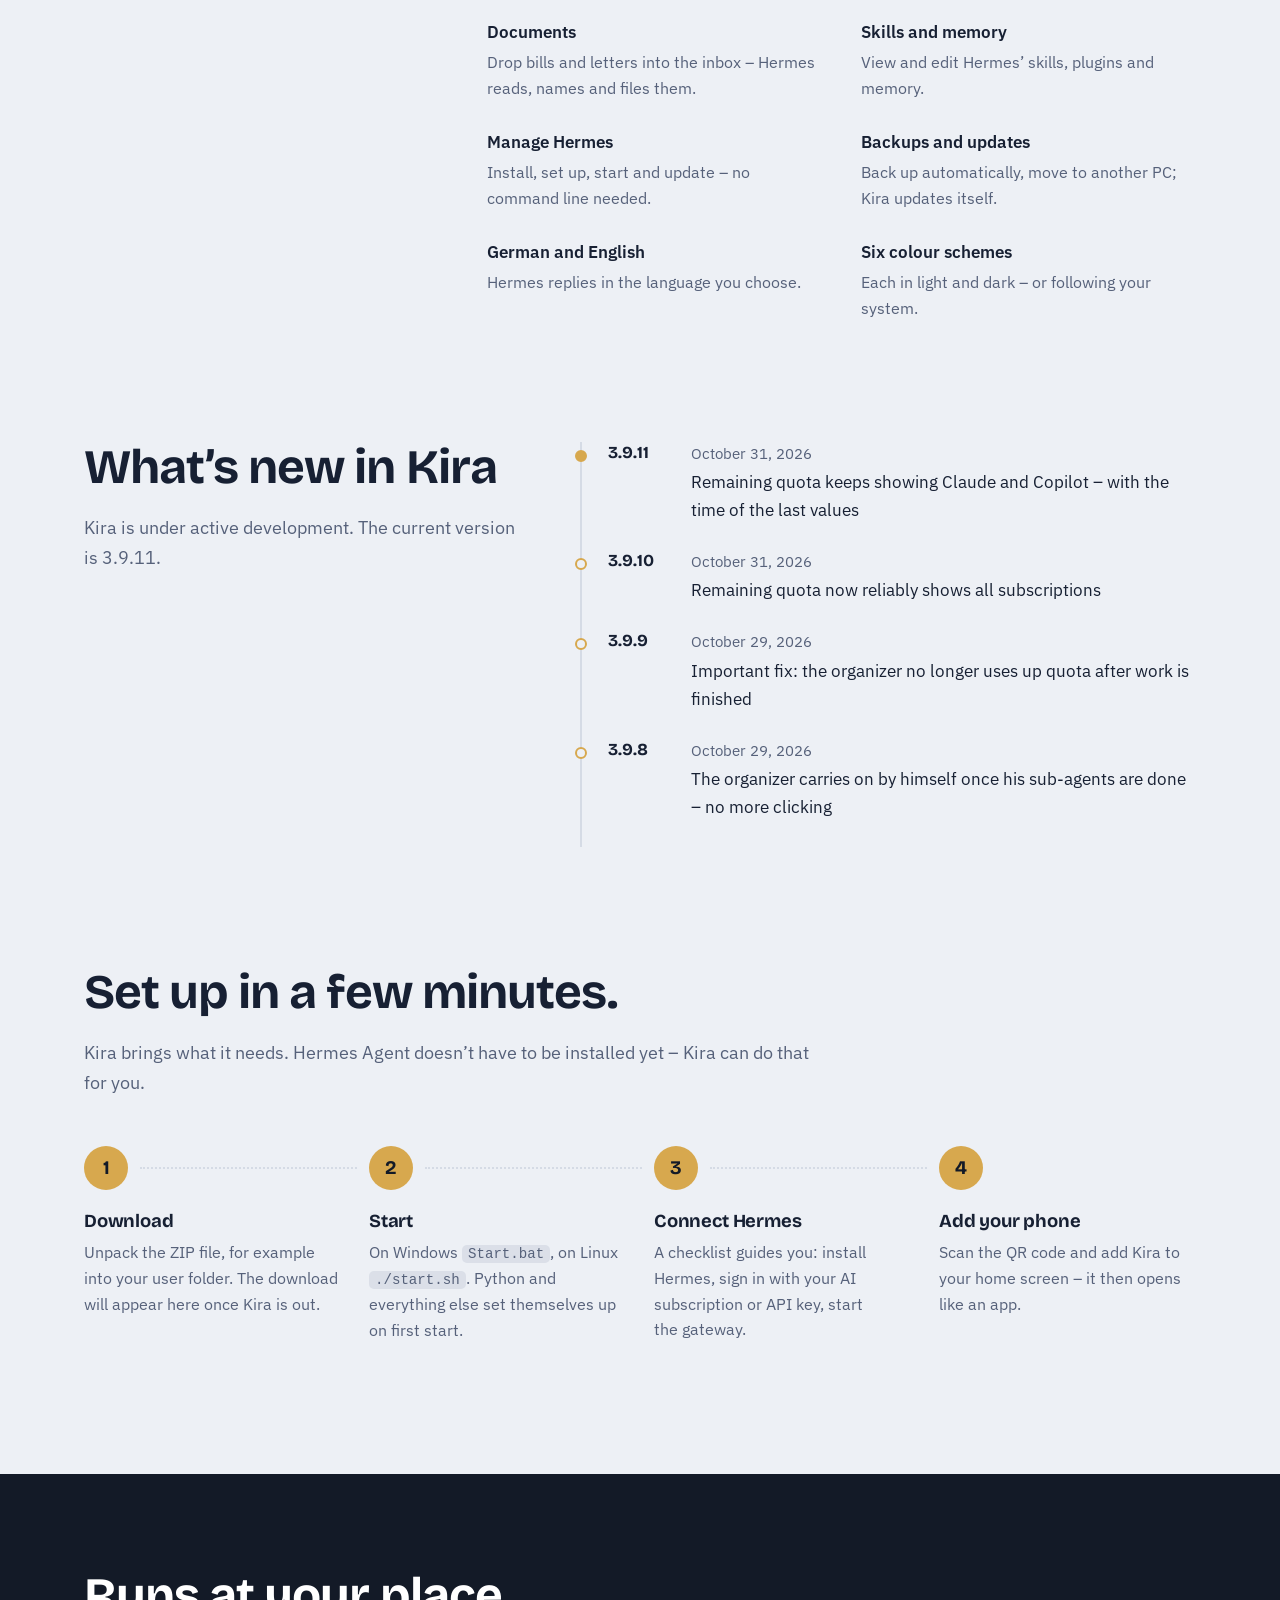
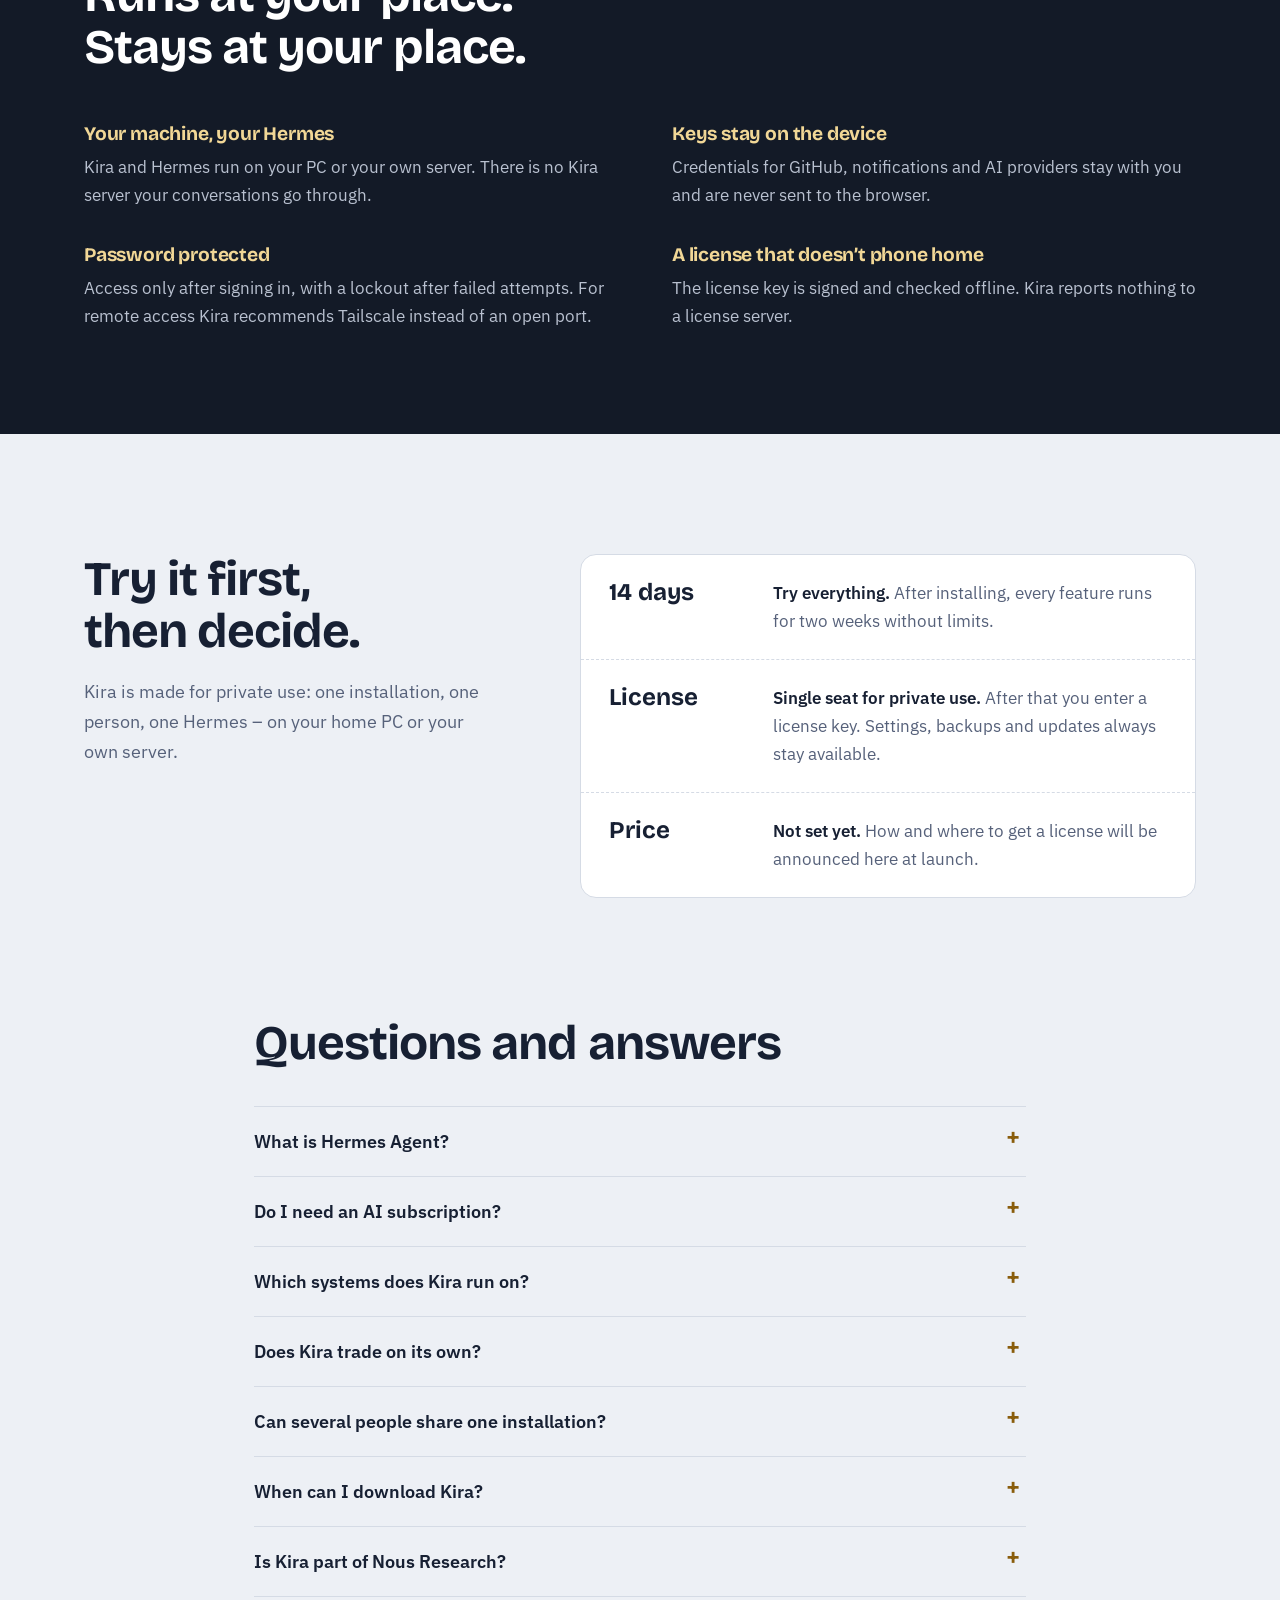
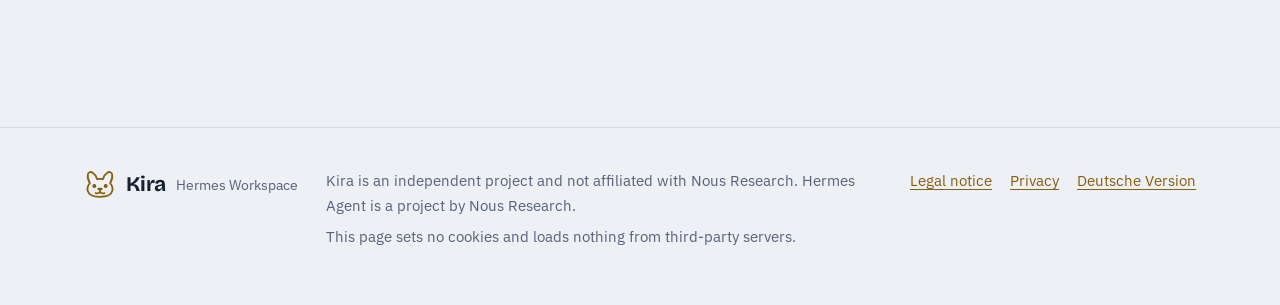
<file: en/index.html>
<!doctype html>
<html lang="en">
<head>
<meta charset="utf-8">
<meta name="viewport" content="width=device-width, initial-scale=1">
<title>Kira · Hermes Workspace – the home base for your Hermes Agent</title>
<meta name="description" content="Kira is an interface for Hermes Agent that runs at your place: chat, approvals, trading analysis, coding teams, calendar and subscription quota – on your PC and your phone.">
<link rel="icon" href="../assets/img/icon.svg" type="image/svg+xml">
<link rel="apple-touch-icon" href="../assets/img/icon-192.png">
<link rel="alternate" hreflang="de" href="../index.html">
<link rel="alternate" hreflang="en" href="../en/index.html">
<meta name="theme-color" content="#131a27">
<meta property="og:title" content="Kira · Hermes Workspace">
<meta property="og:description" content="The home base for your Hermes Agent – runs at your place.">
<link rel="stylesheet" href="../assets/site.css">
</head>
<body>
<a class="skip" href="#inhalt">Skip to content</a>

<header class="hero">
  <div class="collar">
    <div class="wrap">
      <a class="brand" href="#top" id="top" aria-label="Kira – Hermes Workspace">
        <svg viewBox="0 0 32 32" fill="none" stroke="currentColor" stroke-width="1.8" stroke-linecap="round" stroke-linejoin="round" aria-hidden="true"><path d="M5.9 14.2C4.2 11.4 3.4 8 3.9 5.4c.4-2.2 2.6-3 4.5-1.8 2.2 1.4 3.9 3.8 4.7 6.6Q16 9.4 18.9 10.2c.8-2.8 2.5-5.2 4.7-6.6 1.9-1.2 4.1-.4 4.5 1.8.5 2.6-.3 6-2 8.8 2.1 2.2 2.8 5 2.2 7.7-.9 3.7-5.8 5.9-12.3 5.9S4.6 25.6 3.7 21.9c-.6-2.7.1-5.5 2.2-7.7Z"/><path d="M6 5.7c.2 2.6 1.2 5.1 2.6 7l2.4-1.6C10.2 8.8 8.4 6.9 6 5.7Z" fill="currentColor" fill-opacity=".35" stroke="none"/><path d="M26 5.7c-.2 2.6-1.2 5.1-2.6 7L21 11.1c.8-2.3 2.6-4.2 5-5.4Z" fill="currentColor" fill-opacity=".35" stroke="none"/><circle cx="10.3" cy="16.9" r="2" fill="currentColor" stroke="none"/><circle cx="21.7" cy="16.9" r="2" fill="currentColor" stroke="none"/><path d="M13.3 19.6c0-1 5.4-1 5.4 0 0 1.3-1.5 2.2-2.7 2.2s-2.7-.9-2.7-2.2Z" fill="currentColor" stroke="none"/><path d="M16 21.8v1.2m0 0c-1 1.2-2.9 1.6-4.4 1.1m4.4-1.1c1 1.2 2.9 1.6 4.4 1.1"/><path d="M13.7 15.2c1.5-.7 3.1-.7 4.6 0" stroke-width="1.2"/></svg>
        <b>Kira</b><span>Hermes Workspace</span>
      </a>
      <nav aria-label="Site navigation">
        <a href="#funktionen">Features</a>
        <a href="#einrichten">Setup</a>
        <a href="#lizenz">License</a>
        <a href="#fragen">FAQ</a>
        <a class="lang" href="../index.html" hreflang="de" lang="de">Deutsch</a>
      </nav>
    </div>
  </div>

  <div class="wrap hero-grid">
    <div class="hero-copy">
      <h1>The home base for your Hermes&nbsp;Agent.</h1>
      <p class="lead">Kira runs at your place – on your Windows PC or Linux server – and turns Hermes Agent into a workspace: chat, approvals, trading analysis, coding teams, calendar and your AI subscriptions at a glance. On your PC and on your phone.</p>
      <p class="status"><i aria-hidden="true"></i>Not available for download yet – Kira is coming soon.</p>
      <div class="actions">
        <a class="btn primary" href="#funktionen">See the features</a>
        <a class="btn ghost" href="#einrichten">How setup works</a>
      </div>
    </div>

    <div class="tag-holder">
      <svg class="tag swing" id="tag" viewBox="0 0 400 334" role="img" aria-label="Dog tag engraved with Kira">
        <defs>
          <linearGradient id="brass" x1="70" y1="0" x2="330" y2="200" gradientUnits="userSpaceOnUse">
            <stop offset="0" stop-color="#f7e0a0"/><stop offset=".42" stop-color="#d7a84e"/><stop offset=".7" stop-color="#c08f35"/><stop offset="1" stop-color="#94671a"/>
          </linearGradient>
          <linearGradient id="steel" x1="0" y1="0" x2="0" y2="1">
            <stop offset="0" stop-color="#e4e8ee"/><stop offset="1" stop-color="#8d96a5"/>
          </linearGradient>
          <mask id="hole"><rect width="400" height="334" fill="#fff"/><circle cx="200" cy="166" r="10" fill="#000"/></mask>
          <filter id="drop" x="-20%" y="-20%" width="140%" height="160%"><feDropShadow dx="0" dy="10" stdDeviation="9" flood-color="#000" flood-opacity=".45"/></filter>
        </defs>
        <path d="M180 0V12a20 20 0 0 0 40 0V0" fill="none" stroke="url(#steel)" stroke-width="7"/>
        <ellipse cx="200" cy="56" rx="9" ry="18" fill="none" stroke="url(#steel)" stroke-width="5"/>
        <rect x="196.5" y="66" width="7" height="36" rx="3.5" fill="url(#steel)"/>
        <ellipse cx="200" cy="112" rx="9" ry="18" fill="none" stroke="url(#steel)" stroke-width="5"/>
        <circle cx="200" cy="148" r="22" fill="none" stroke="url(#steel)" stroke-width="6"/>
        <g mask="url(#hole)" filter="url(#drop)"><g transform="translate(0 108)">
          <path d="M134.9 40H265.1A46 46 0 1 1 319.5 95A46 46 0 1 1 265.1 150H134.9A46 46 0 1 1 80.5 95A46 46 0 1 1 134.9 40Z" fill="url(#brass)" stroke="#7d530f" stroke-width="2"/>
          <path d="M138 45H262M58 62A40 40 0 0 1 112 22" fill="none" stroke="#fff6dc" stroke-opacity=".55" stroke-width="2" stroke-linecap="round"/>
        </g></g>
        <circle cx="200" cy="166" r="10" fill="none" stroke="#7d530f" stroke-width="1.5"/>
        <g font-family="Bricolage, sans-serif" text-anchor="middle" transform="translate(0 108)">
          <text x="200" y="121.5" font-size="58" font-weight="700" letter-spacing="7" fill="#fbe7b2" fill-opacity=".8">KIRA</text>
          <text x="200" y="120" font-size="58" font-weight="700" letter-spacing="7" fill="#6f4a0d">KIRA</text>
          <text x="200" y="141.2" font-size="14" font-weight="600" letter-spacing="1.5" fill="#fbe7b2" fill-opacity=".7">Hermes Workspace</text>
          <text x="200" y="140" font-size="14" font-weight="600" letter-spacing="1.5" fill="#6f4a0d">Hermes Workspace</text>
        </g>
      </svg>
      <p class="tag-caption">Named after Kira, a French Bulldog.</p>
    </div>
  </div>
</header>

<main id="inhalt">
  <div class="wrap showcase">
    <figure class="window" style="margin:0">
      <div class="window-bar" aria-hidden="true"><i></i><i></i><i></i><span>http://localhost:8780</span></div>
      <img src="../assets/img/en-start.webp" width="1600" height="1067" alt="Kira’s home page: greeting, a prompt for Hermes and “Your day” with appointments, things waiting for you, market and subscription quota">
    </figure>
    <img class="phone" src="../assets/img/en-m-start.webp" width="640" height="1385" alt="Kira on a phone" loading="lazy">
  </div>

  <section id="funktionen">
    <div class="wrap">
      <div class="intro">
        <h2>Everything Hermes does for you, in one place.</h2>
        <p>Hermes Agent can do a lot – Kira keeps you on top of it and lets you steer what it does with a few clicks.</p>
      </div>

      <article class="feature">
        <div class="feature-text">
          <h3>In the morning you know what’s coming.</h3>
          <p>“Your day” on the home page sums up what matters today. If you like, Hermes writes the briefing and sends it to your phone in the morning.</p>
          <ul>
            <li>Appointments from Google Calendar – create, edit, delete; Hermes adds them when you ask</li>
            <li>What Hermes gets done today and what’s waiting for you</li>
            <li>Watchlist, next price alert, costs and quota</li>
          </ul>
        </div>
        <div class="feature-media">
          <figure class="window" style="margin:0"><img src="../assets/img/en-kalender.webp" width="1600" height="1067" alt="Calendar in Kira with a connected Google account and the next 14 days of appointments" loading="lazy"></figure>
        </div>
      </article>

      <article class="feature flip">
        <div class="feature-text">
          <h3>Trading analysis by your own rules.</h3>
          <p>You decide what an analysis looks like – timeframes, what matters, your risk rules, the output format. Every analysis profile is a Hermes skill. Kira computes the market data first, so Hermes doesn’t make up prices or zones.</p>
          <ul>
            <li>Market structure, EMA 21/50/200, RSI, ATR, volume profile, unfilled volume zones, funding and open interest</li>
            <li>In chat, in the background or scheduled every morning – result to your phone</li>
            <li>Price alerts, trading journal and content drafts for your channel</li>
          </ul>
          <p class="shot-note">Kira analyses and reminds you – it doesn’t place orders.</p>
        </div>
        <div class="feature-media">
          <figure class="window" style="margin:0"><img src="../assets/img/en-analyse.webp" width="1600" height="1067" alt="Analysis profiles in Kira: BTC Swing and Chart of the day, with scheduled analyses below" loading="lazy"></figure>
        </div>
      </article>

      <article class="feature">
        <div class="feature-text">
          <h3>A team that builds your projects.</h3>
          <p>For coding projects Kira gives Hermes a team: an organiser drafts a master plan with you – or takes over the one you already have – and hands the work to positions like architect, developer, tester and designer – each with its own job description, skills, plugins and documents, and its own model and reasoning effort if you like.</p>
          <ul>
            <li>Milestones with sign-off: you decide when something is done</li>
            <li>Thought of something later? The organizer adds it to the plan and Kira pushes the plan to GitHub</li>
            <li>Shared rules for all projects (AGENTS.md) that the agents extend with what they learn – plus a check on GitHub on every push</li>
            <li>Bugs and requests from GitHub issues: Kira reports them, the organizer adds them to the plan, every step is noted on the issue – closed after your sign-off with the release</li>
            <li>Optionally one branch per milestone: GitHub checks the pull request, you sign off – Kira merges</li>
            <li>Autopilot keeps going while your quota lasts</li>
            <li>Files, changes, run & test and GitHub in one place</li>
          </ul>
        </div>
        <div class="feature-media">
          <figure class="window" style="margin:0"><img src="../assets/img/en-team.webp" width="1600" height="1067" alt="Task board of a coding project with the columns open, in progress, in review, done and blocked" loading="lazy"></figure>
        </div>
      </article>

      <article class="feature flip">
        <div class="feature-text">
          <h3>You see how much of your subscriptions is left.</h3>
          <p>Sign Hermes in with the subscriptions you already have – ChatGPT, Claude, Copilot, Nous Portal and more. At the top of every page Kira shows how much of the current session and the week is left and when it resets.</p>
          <ul>
            <li>The agents know their remaining quota and plan accordingly</li>
            <li>When a limit is hit, Kira pauses and resumes after the reset</li>
            <li>Approvals and notifications reach your phone</li>
          </ul>
        </div>
        <div class="feature-media pair">
          <div class="phone-flat"><img src="../assets/img/en-m-start.webp" width="640" height="1385" alt="Remaining subscription quota at the top of the home page on a phone" loading="lazy"></div>
          <div class="phone-flat"><img src="../assets/img/en-m-freigaben.webp" width="640" height="1385" alt="Approvals on a phone with price alerts" loading="lazy"></div>
        </div>
      </article>

      <div class="more">
        <h3>Also included</h3>
        <dl>
          <div><dt>Phone via QR code</dt><dd>Scan the code and you’re signed in. On the go via Tailscale.</dd></div>
          <div><dt>Automations</dt><dd>Scheduled tasks and a board for everything Hermes should pick up later.</dd></div>
          <div><dt>Documents</dt><dd>Drop bills and letters into the inbox – Hermes reads, names and files them.</dd></div>
          <div><dt>Skills and memory</dt><dd>View and edit Hermes’ skills, plugins and memory.</dd></div>
          <div><dt>Manage Hermes</dt><dd>Install, set up, start and update – no command line needed.</dd></div>
          <div><dt>Backups and updates</dt><dd>Back up automatically, move to another PC; Kira updates itself.</dd></div>
          <div><dt>German and English</dt><dd>Hermes replies in the language you choose.</dd></div>
          <div><dt>Six colour schemes</dt><dd>Each in light and dark – or following your system.</dd></div>
        </dl>
      </div>
    </div>
  </section>

  <section id="neu" aria-labelledby="neu-h">
    <div class="wrap news">
      <div class="intro"><h2 id="neu-h">What’s new in Kira</h2><p>Kira is under active development. The current version is 3.9.11.</p></div>
      <ol class="news-list">
        <li><span class="news-v">3.9.11</span><time datetime="2026-10-31">October 31, 2026</time><span class="news-t">Remaining quota keeps showing Claude and Copilot – with the time of the last values</span></li>
        <li><span class="news-v">3.9.10</span><time datetime="2026-10-31">October 31, 2026</time><span class="news-t">Remaining quota now reliably shows all subscriptions</span></li>
        <li><span class="news-v">3.9.9</span><time datetime="2026-10-29">October 29, 2026</time><span class="news-t">Important fix: the organizer no longer uses up quota after work is finished</span></li>
        <li><span class="news-v">3.9.8</span><time datetime="2026-10-29">October 29, 2026</time><span class="news-t">The organizer carries on by himself once his sub-agents are done – no more clicking</span></li>
      </ol>
    </div>
  </section>

  <section id="einrichten">
    <div class="wrap">
      <div class="intro">
        <h2>Set up in a few minutes.</h2>
        <p>Kira brings what it needs. Hermes Agent doesn’t have to be installed yet – Kira can do that for you.</p>
      </div>
      <ol class="steps">
        <li><h3>Download</h3><p>Unpack the ZIP file, for example into your user folder. The download will appear here once Kira is out.</p></li>
        <li><h3>Start</h3><p>On Windows <code>Start.bat</code>, on Linux <code>./start.sh</code>. Python and everything else set themselves up on first start.</p></li>
        <li><h3>Connect Hermes</h3><p>A checklist guides you: install Hermes, sign in with your AI subscription or API key, start the gateway.</p></li>
        <li><h3>Add your phone</h3><p>Scan the QR code and add Kira to your home screen – it then opens like an app.</p></li>
      </ol>
    </div>
  </section>

  <section class="home" aria-labelledby="home-h">
    <div class="wrap">
      <h2 id="home-h">Runs at your place. Stays at your place.</h2>
      <div class="home-grid">
        <div><h3>Your machine, your Hermes</h3><p>Kira and Hermes run on your PC or your own server. There is no Kira server your conversations go through.</p></div>
        <div><h3>Keys stay on the device</h3><p>Credentials for GitHub, notifications and AI providers stay with you and are never sent to the browser.</p></div>
        <div><h3>Password protected</h3><p>Access only after signing in, with a lockout after failed attempts. For remote access Kira recommends Tailscale instead of an open port.</p></div>
        <div><h3>A license that doesn’t phone home</h3><p>The license key is signed and checked offline. Kira reports nothing to a license server.</p></div>
      </div>
    </div>
  </section>

  <section id="lizenz">
    <div class="wrap license">
      <div class="intro">
        <h2>Try it first, then decide.</h2>
        <p>Kira is made for private use: one installation, one person, one Hermes – on your home PC or your own server.</p>
      </div>
      <div class="license-card">
        <div class="license-row"><b>14 days</b><p><strong>Try everything.</strong> After installing, every feature runs for two weeks without limits.</p></div>
        <div class="license-row"><b>License</b><p><strong>Single seat for private use.</strong> After that you enter a license key. Settings, backups and updates always stay available.</p></div>
        <div class="license-row"><b>Price</b><p><strong>Not set yet.</strong> How and where to get a license will be announced here at launch.</p></div>
      </div>
    </div>
  </section>

  <section id="fragen">
    <div class="wrap faq">
      <h2>Questions and answers</h2>
      <details><summary>What is Hermes Agent?</summary><p>Hermes Agent is an open-source AI agent by Nous Research that runs on your own machine. It can use tools, remember things, schedule tasks and be reached via Telegram and other channels. Kira is the interface for it.</p></details>
      <details><summary>Do I need an AI subscription?</summary><p>Hermes needs a language model. You can use a subscription you already have, such as ChatGPT, Claude, Copilot or Nous Portal, or enter an API key from a provider. You can combine several – one for coding and another for images, for example.</p></details>
      <details><summary>Which systems does Kira run on?</summary><p>Windows 10 and 11, and Linux with Python 3.10 or newer – a mini PC, a Linux NAS or a rented server, for example. On Linux Kira can run as a service and starts again by itself after reboots. macOS hasn’t been tested yet. On your phone you use the browser.</p></details>
      <details><summary>Does Kira trade on its own?</summary><p>No. Kira computes market data, Hermes analyses it by your rules, and you get alerts and reports. Kira doesn’t place orders. Analyses are not investment advice.</p></details>
      <details><summary>Can several people share one installation?</summary><p>Kira is built as a single-seat system: one installation with its own Hermes and your own subscriptions. Anyone who wants to use Kira sets up their own installation.</p></details>
      <details><summary>When can I download Kira?</summary><p>As soon as it’s ready. The download and updates will then be available on this page.</p></details>
      <details><summary>Is Kira part of Nous Research?</summary><p>No. Kira is an independent project and not affiliated with Nous Research. Kira uses Hermes Agent as it is – through its API and its command line.</p></details>
    </div>
  </section>
</main>

<footer>
  <div class="wrap">
    <a class="brand" href="../en/index.html#top" aria-label="Back to top">
      <svg viewBox="0 0 32 32" fill="none" stroke="currentColor" stroke-width="1.8" stroke-linecap="round" stroke-linejoin="round" aria-hidden="true"><path d="M5.9 14.2C4.2 11.4 3.4 8 3.9 5.4c.4-2.2 2.6-3 4.5-1.8 2.2 1.4 3.9 3.8 4.7 6.6Q16 9.4 18.9 10.2c.8-2.8 2.5-5.2 4.7-6.6 1.9-1.2 4.1-.4 4.5 1.8.5 2.6-.3 6-2 8.8 2.1 2.2 2.8 5 2.2 7.7-.9 3.7-5.8 5.9-12.3 5.9S4.6 25.6 3.7 21.9c-.6-2.7.1-5.5 2.2-7.7Z"/><circle cx="10.3" cy="16.9" r="2" fill="currentColor" stroke="none"/><circle cx="21.7" cy="16.9" r="2" fill="currentColor" stroke="none"/><path d="M13.3 19.6c0-1 5.4-1 5.4 0 0 1.3-1.5 2.2-2.7 2.2s-2.7-.9-2.7-2.2Z" fill="currentColor" stroke="none"/><path d="M16 21.8v1.2m0 0c-1 1.2-2.9 1.6-4.4 1.1m4.4-1.1c1 1.2 2.9 1.6 4.4 1.1"/></svg>
      <b>Kira</b><span>Hermes Workspace</span>
    </a>
    <div>
      <p>Kira is an independent project and not affiliated with Nous Research. Hermes Agent is a project by Nous Research.</p>
      <p>This page sets no cookies and loads nothing from third-party servers.</p>
    </div>
    <nav class="foot-links" aria-label="Legal and language"><a href="../en/legal-notice.html">Legal notice</a><a href="../en/privacy.html">Privacy</a><a href="../index.html" hreflang="de" lang="de">Deutsche Version</a></nav>
  </div>
</footer>


<script>
  // Die Marke schwingt beim Laden einmal aus – und noch einmal, wenn man sie antippt oder darüberfährt.
  (function () {
    var tag = document.getElementById("tag");
    if (!tag) return;
    function swing() { tag.classList.remove("swing"); void tag.getBoundingClientRect(); tag.classList.add("swing"); }
    var last = 0;
    function poke() { var now = Date.now(); if (now - last > 1600) { last = now; swing(); } }
    tag.addEventListener("pointerenter", poke);
    tag.addEventListener("click", poke);
  })();
</script>
</body>
</html>
</file>
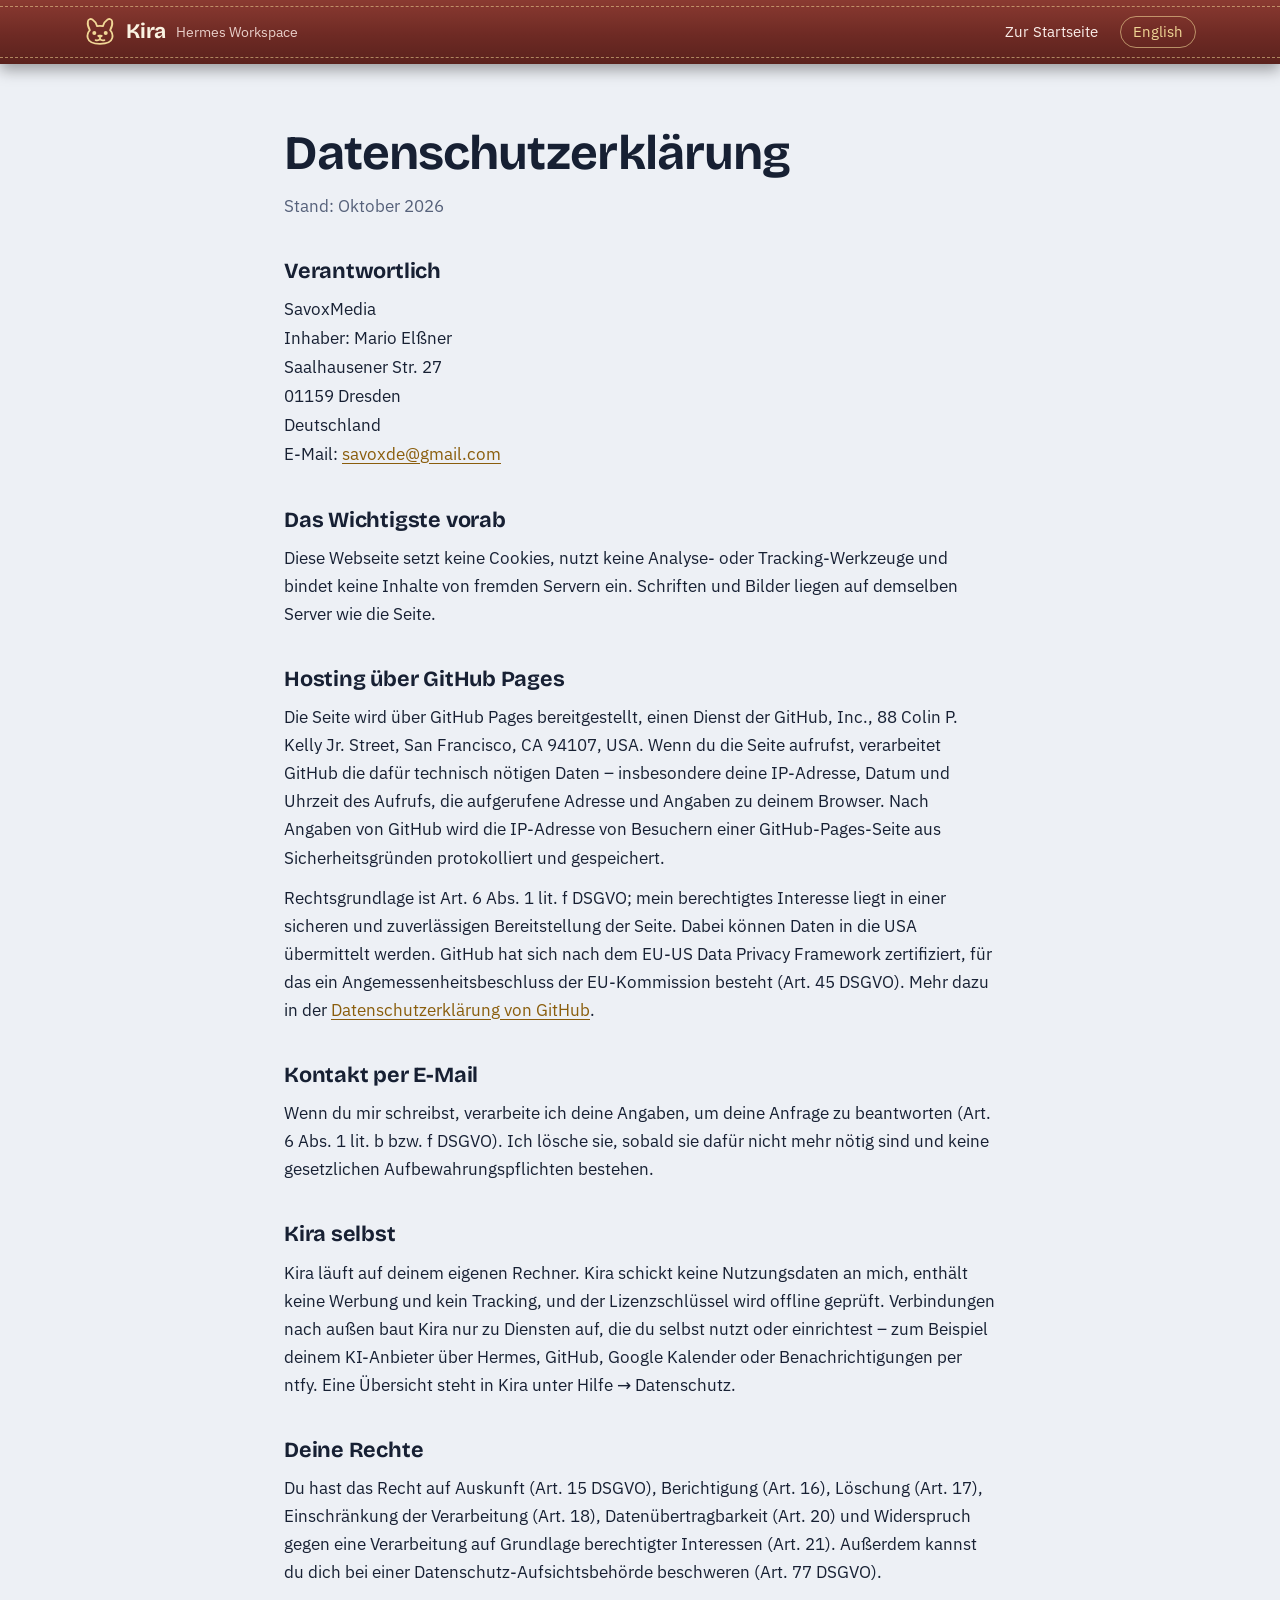
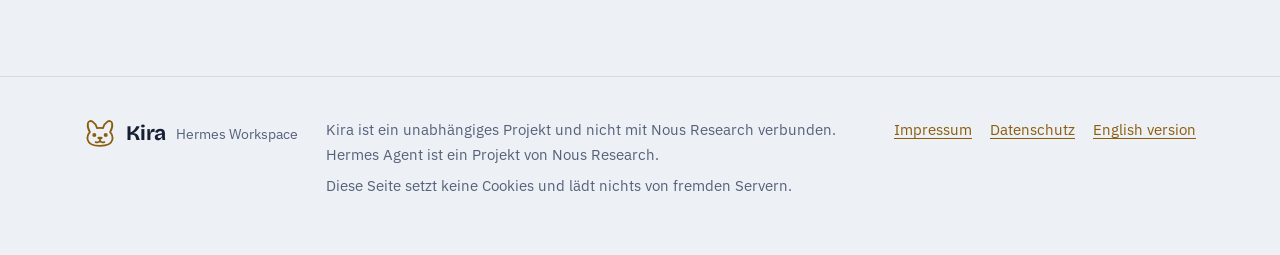
<file: datenschutz.html>
<!doctype html>
<html lang="de">
<head>
<meta charset="utf-8">
<meta name="viewport" content="width=device-width, initial-scale=1">
<title>Datenschutz · Kira</title>
<meta name="robots" content="noindex">
<link rel="icon" href="assets/img/icon.svg" type="image/svg+xml">
<meta name="theme-color" content="#131a27">
<link rel="stylesheet" href="assets/site.css">
</head>
<body class="legal-page">
<header class="collar">
  <div class="wrap">
    <a class="brand" href="index.html" aria-label="Kira – zur Startseite">
      <svg viewBox="0 0 32 32" fill="none" stroke="currentColor" stroke-width="1.8" stroke-linecap="round" stroke-linejoin="round" aria-hidden="true"><path d="M5.9 14.2C4.2 11.4 3.4 8 3.9 5.4c.4-2.2 2.6-3 4.5-1.8 2.2 1.4 3.9 3.8 4.7 6.6Q16 9.4 18.9 10.2c.8-2.8 2.5-5.2 4.7-6.6 1.9-1.2 4.1-.4 4.5 1.8.5 2.6-.3 6-2 8.8 2.1 2.2 2.8 5 2.2 7.7-.9 3.7-5.8 5.9-12.3 5.9S4.6 25.6 3.7 21.9c-.6-2.7.1-5.5 2.2-7.7Z"/><circle cx="10.3" cy="16.9" r="2" fill="currentColor" stroke="none"/><circle cx="21.7" cy="16.9" r="2" fill="currentColor" stroke="none"/><path d="M13.3 19.6c0-1 5.4-1 5.4 0 0 1.3-1.5 2.2-2.7 2.2s-2.7-.9-2.7-2.2Z" fill="currentColor" stroke="none"/><path d="M16 21.8v1.2m0 0c-1 1.2-2.9 1.6-4.4 1.1m4.4-1.1c1 1.2 2.9 1.6 4.4 1.1"/></svg>
      <b>Kira</b><span>Hermes Workspace</span>
    </a>
    <nav aria-label="Seiten-Navigation"><a href="index.html">Zur Startseite</a><a class="lang" href="en/privacy.html" hreflang="en" lang="en">English</a></nav>
  </div>
</header>
<main class="wrap legal" id="inhalt">
<h1>Datenschutzerklärung</h1>
<p class="legal-sub">Stand: Oktober 2026</p>

<h2>Verantwortlich</h2>
<address>
SavoxMedia<br>Inhaber: Mario Elßner<br>
Saalhausener Str. 27<br>
01159 Dresden<br>
Deutschland<br>
E-Mail: <a href="mailto:savoxde@gmail.com">savoxde@gmail.com</a>
</address>

<h2>Das Wichtigste vorab</h2>
<p>Diese Webseite setzt keine Cookies, nutzt keine Analyse- oder Tracking-Werkzeuge und bindet keine Inhalte von fremden Servern ein. Schriften und Bilder liegen auf demselben Server wie die Seite.</p>

<h2>Hosting über GitHub Pages</h2>
<p>Die Seite wird über GitHub Pages bereitgestellt, einen Dienst der GitHub, Inc., 88 Colin P. Kelly Jr. Street, San Francisco, CA 94107, USA. Wenn du die Seite aufrufst, verarbeitet GitHub die dafür technisch nötigen Daten – insbesondere deine IP-Adresse, Datum und Uhrzeit des Aufrufs, die aufgerufene Adresse und Angaben zu deinem Browser. Nach Angaben von GitHub wird die IP-Adresse von Besuchern einer GitHub-Pages-Seite aus Sicherheitsgründen protokolliert und gespeichert.</p>
<p>Rechtsgrundlage ist Art. 6 Abs. 1 lit. f DSGVO; mein berechtigtes Interesse liegt in einer sicheren und zuverlässigen Bereitstellung der Seite. Dabei können Daten in die USA übermittelt werden. GitHub hat sich nach dem EU-US Data Privacy Framework zertifiziert, für das ein Angemessenheitsbeschluss der EU-Kommission besteht (Art. 45 DSGVO). Mehr dazu in der <a href="https://docs.github.com/en/site-policy/privacy-policies/github-general-privacy-statement" rel="noopener">Datenschutzerklärung von GitHub</a>.</p>

<h2>Kontakt per E-Mail</h2>
<p>Wenn du mir schreibst, verarbeite ich deine Angaben, um deine Anfrage zu beantworten (Art. 6 Abs. 1 lit. b bzw. f DSGVO). Ich lösche sie, sobald sie dafür nicht mehr nötig sind und keine gesetzlichen Aufbewahrungspflichten bestehen.</p>

<h2>Kira selbst</h2>
<p>Kira läuft auf deinem eigenen Rechner. Kira schickt keine Nutzungsdaten an mich, enthält keine Werbung und kein Tracking, und der Lizenzschlüssel wird offline geprüft. Verbindungen nach außen baut Kira nur zu Diensten auf, die du selbst nutzt oder einrichtest – zum Beispiel deinem KI-Anbieter über Hermes, GitHub, Google Kalender oder Benachrichtigungen per ntfy. Eine Übersicht steht in Kira unter Hilfe → Datenschutz.</p>

<h2>Deine Rechte</h2>
<p>Du hast das Recht auf Auskunft (Art. 15 DSGVO), Berichtigung (Art. 16), Löschung (Art. 17), Einschränkung der Verarbeitung (Art. 18), Datenübertragbarkeit (Art. 20) und Widerspruch gegen eine Verarbeitung auf Grundlage berechtigter Interessen (Art. 21). Außerdem kannst du dich bei einer Datenschutz-Aufsichtsbehörde beschweren (Art. 77 DSGVO).</p>

</main>
<footer>
  <div class="wrap">
    <a class="brand" href="index.html#top" aria-label="Nach oben">
      <svg viewBox="0 0 32 32" fill="none" stroke="currentColor" stroke-width="1.8" stroke-linecap="round" stroke-linejoin="round" aria-hidden="true"><path d="M5.9 14.2C4.2 11.4 3.4 8 3.9 5.4c.4-2.2 2.6-3 4.5-1.8 2.2 1.4 3.9 3.8 4.7 6.6Q16 9.4 18.9 10.2c.8-2.8 2.5-5.2 4.7-6.6 1.9-1.2 4.1-.4 4.5 1.8.5 2.6-.3 6-2 8.8 2.1 2.2 2.8 5 2.2 7.7-.9 3.7-5.8 5.9-12.3 5.9S4.6 25.6 3.7 21.9c-.6-2.7.1-5.5 2.2-7.7Z"/><circle cx="10.3" cy="16.9" r="2" fill="currentColor" stroke="none"/><circle cx="21.7" cy="16.9" r="2" fill="currentColor" stroke="none"/><path d="M13.3 19.6c0-1 5.4-1 5.4 0 0 1.3-1.5 2.2-2.7 2.2s-2.7-.9-2.7-2.2Z" fill="currentColor" stroke="none"/><path d="M16 21.8v1.2m0 0c-1 1.2-2.9 1.6-4.4 1.1m4.4-1.1c1 1.2 2.9 1.6 4.4 1.1"/></svg>
      <b>Kira</b><span>Hermes Workspace</span>
    </a>
    <div>
      <p>Kira ist ein unabhängiges Projekt und nicht mit Nous Research verbunden. Hermes Agent ist ein Projekt von Nous Research.</p>
      <p>Diese Seite setzt keine Cookies und lädt nichts von fremden Servern.</p>
    </div>
    <nav class="foot-links" aria-label="Rechtliches und Sprache"><a href="impressum.html">Impressum</a><a href="datenschutz.html">Datenschutz</a><a href="en/privacy.html" hreflang="en" lang="en">English version</a></nav>
  </div>
</footer>

</body>
</html>
</file>
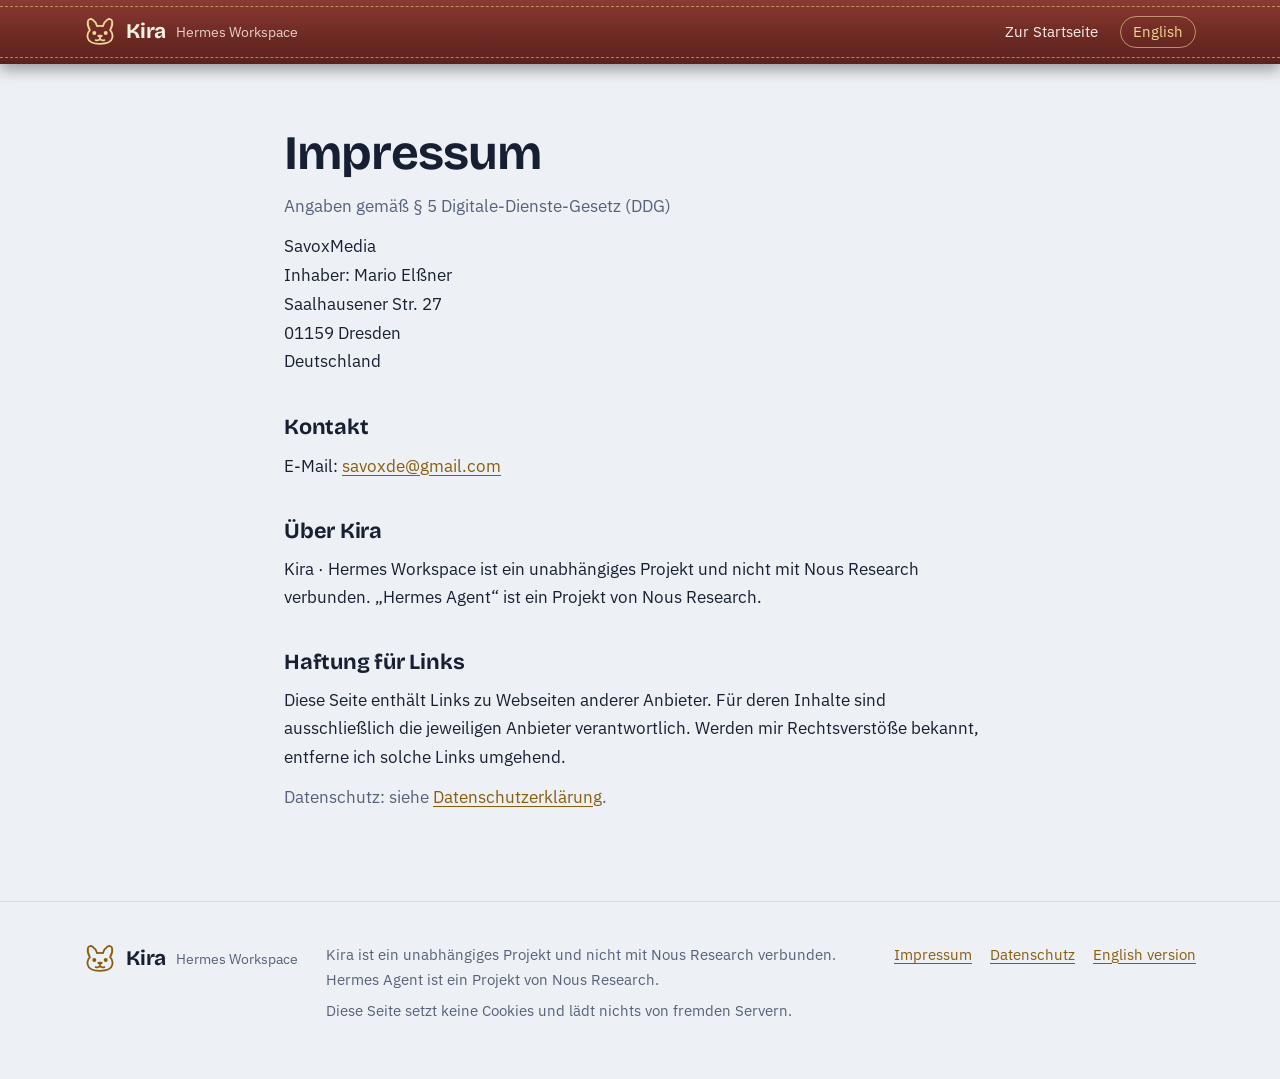
<file: impressum.html>
<!doctype html>
<html lang="de">
<head>
<meta charset="utf-8">
<meta name="viewport" content="width=device-width, initial-scale=1">
<title>Impressum · Kira</title>
<meta name="robots" content="noindex">
<link rel="icon" href="assets/img/icon.svg" type="image/svg+xml">
<meta name="theme-color" content="#131a27">
<link rel="stylesheet" href="assets/site.css">
</head>
<body class="legal-page">
<header class="collar">
  <div class="wrap">
    <a class="brand" href="index.html" aria-label="Kira – zur Startseite">
      <svg viewBox="0 0 32 32" fill="none" stroke="currentColor" stroke-width="1.8" stroke-linecap="round" stroke-linejoin="round" aria-hidden="true"><path d="M5.9 14.2C4.2 11.4 3.4 8 3.9 5.4c.4-2.2 2.6-3 4.5-1.8 2.2 1.4 3.9 3.8 4.7 6.6Q16 9.4 18.9 10.2c.8-2.8 2.5-5.2 4.7-6.6 1.9-1.2 4.1-.4 4.5 1.8.5 2.6-.3 6-2 8.8 2.1 2.2 2.8 5 2.2 7.7-.9 3.7-5.8 5.9-12.3 5.9S4.6 25.6 3.7 21.9c-.6-2.7.1-5.5 2.2-7.7Z"/><circle cx="10.3" cy="16.9" r="2" fill="currentColor" stroke="none"/><circle cx="21.7" cy="16.9" r="2" fill="currentColor" stroke="none"/><path d="M13.3 19.6c0-1 5.4-1 5.4 0 0 1.3-1.5 2.2-2.7 2.2s-2.7-.9-2.7-2.2Z" fill="currentColor" stroke="none"/><path d="M16 21.8v1.2m0 0c-1 1.2-2.9 1.6-4.4 1.1m4.4-1.1c1 1.2 2.9 1.6 4.4 1.1"/></svg>
      <b>Kira</b><span>Hermes Workspace</span>
    </a>
    <nav aria-label="Seiten-Navigation"><a href="index.html">Zur Startseite</a><a class="lang" href="en/legal-notice.html" hreflang="en" lang="en">English</a></nav>
  </div>
</header>
<main class="wrap legal" id="inhalt">
<h1>Impressum</h1>
<p class="legal-sub">Angaben gemäß § 5 Digitale-Dienste-Gesetz (DDG)</p>

<address>
SavoxMedia<br>Inhaber: Mario Elßner<br>
Saalhausener Str. 27<br>
01159 Dresden<br>
Deutschland
</address>

<h2>Kontakt</h2>
<p>E-Mail: <a href="mailto:savoxde@gmail.com">savoxde@gmail.com</a></p>

<h2>Über Kira</h2>
<p>Kira · Hermes Workspace ist ein unabhängiges Projekt und nicht mit Nous Research verbunden. „Hermes Agent“ ist ein Projekt von Nous Research.</p>

<h2>Haftung für Links</h2>
<p>Diese Seite enthält Links zu Webseiten anderer Anbieter. Für deren Inhalte sind ausschließlich die jeweiligen Anbieter verantwortlich. Werden mir Rechtsverstöße bekannt, entferne ich solche Links umgehend.</p>

<p class="legal-meta">Datenschutz: siehe <a href="datenschutz.html">Datenschutzerklärung</a>.</p>

</main>
<footer>
  <div class="wrap">
    <a class="brand" href="index.html#top" aria-label="Nach oben">
      <svg viewBox="0 0 32 32" fill="none" stroke="currentColor" stroke-width="1.8" stroke-linecap="round" stroke-linejoin="round" aria-hidden="true"><path d="M5.9 14.2C4.2 11.4 3.4 8 3.9 5.4c.4-2.2 2.6-3 4.5-1.8 2.2 1.4 3.9 3.8 4.7 6.6Q16 9.4 18.9 10.2c.8-2.8 2.5-5.2 4.7-6.6 1.9-1.2 4.1-.4 4.5 1.8.5 2.6-.3 6-2 8.8 2.1 2.2 2.8 5 2.2 7.7-.9 3.7-5.8 5.9-12.3 5.9S4.6 25.6 3.7 21.9c-.6-2.7.1-5.5 2.2-7.7Z"/><circle cx="10.3" cy="16.9" r="2" fill="currentColor" stroke="none"/><circle cx="21.7" cy="16.9" r="2" fill="currentColor" stroke="none"/><path d="M13.3 19.6c0-1 5.4-1 5.4 0 0 1.3-1.5 2.2-2.7 2.2s-2.7-.9-2.7-2.2Z" fill="currentColor" stroke="none"/><path d="M16 21.8v1.2m0 0c-1 1.2-2.9 1.6-4.4 1.1m4.4-1.1c1 1.2 2.9 1.6 4.4 1.1"/></svg>
      <b>Kira</b><span>Hermes Workspace</span>
    </a>
    <div>
      <p>Kira ist ein unabhängiges Projekt und nicht mit Nous Research verbunden. Hermes Agent ist ein Projekt von Nous Research.</p>
      <p>Diese Seite setzt keine Cookies und lädt nichts von fremden Servern.</p>
    </div>
    <nav class="foot-links" aria-label="Rechtliches und Sprache"><a href="impressum.html">Impressum</a><a href="datenschutz.html">Datenschutz</a><a href="en/legal-notice.html" hreflang="en" lang="en">English version</a></nav>
  </div>
</footer>

</body>
</html>
</file>
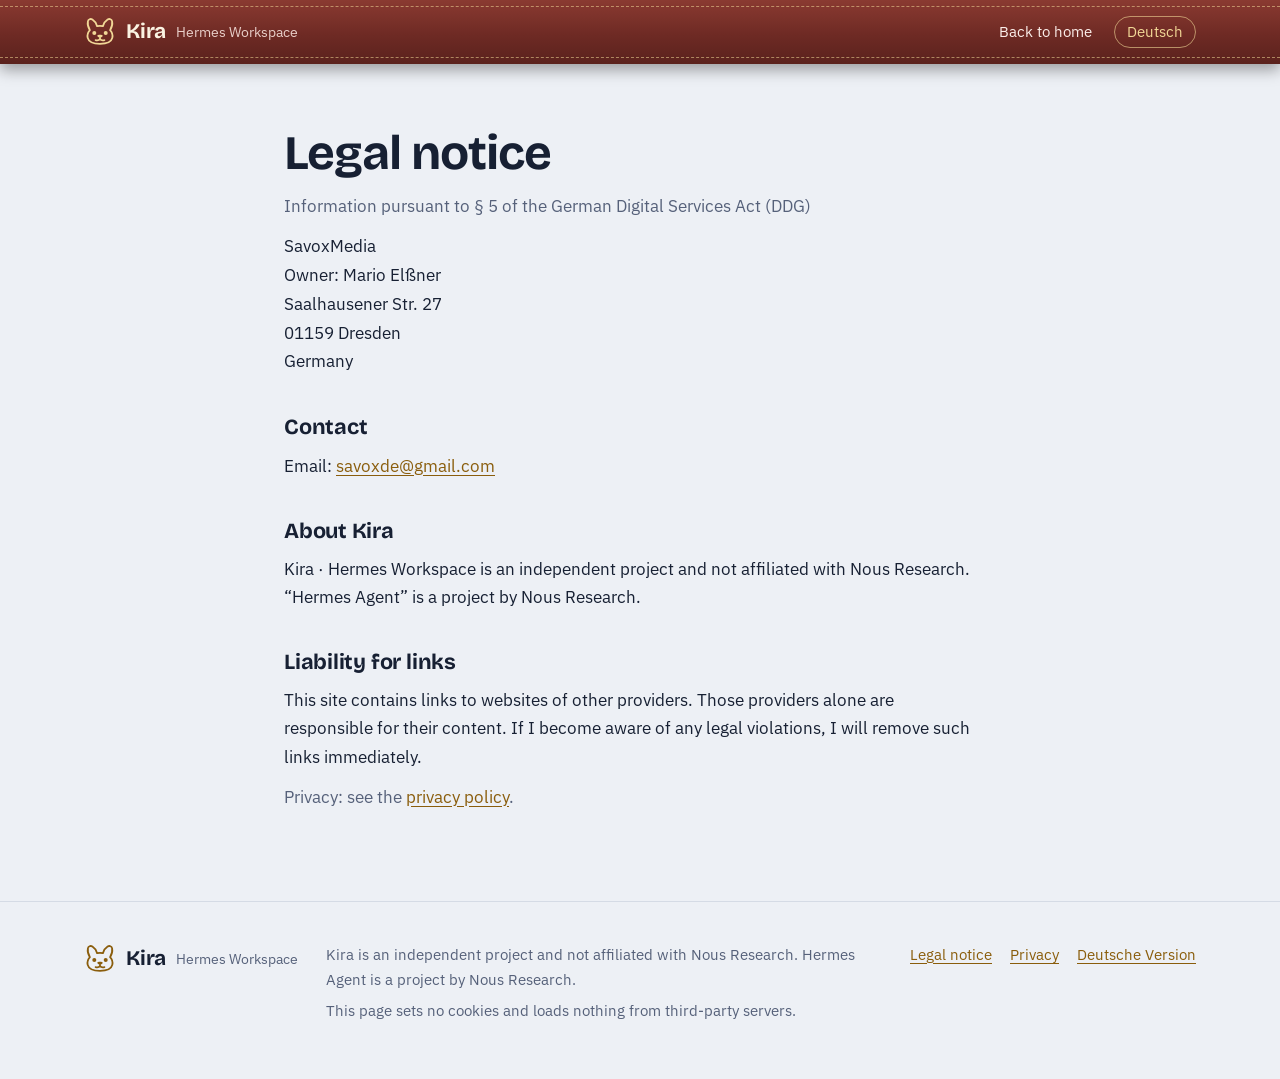
<file: en/legal-notice.html>
<!doctype html>
<html lang="en">
<head>
<meta charset="utf-8">
<meta name="viewport" content="width=device-width, initial-scale=1">
<title>Legal notice · Kira</title>
<meta name="robots" content="noindex">
<link rel="icon" href="../assets/img/icon.svg" type="image/svg+xml">
<meta name="theme-color" content="#131a27">
<link rel="stylesheet" href="../assets/site.css">
</head>
<body class="legal-page">
<header class="collar">
  <div class="wrap">
    <a class="brand" href="../en/index.html" aria-label="Kira – home">
      <svg viewBox="0 0 32 32" fill="none" stroke="currentColor" stroke-width="1.8" stroke-linecap="round" stroke-linejoin="round" aria-hidden="true"><path d="M5.9 14.2C4.2 11.4 3.4 8 3.9 5.4c.4-2.2 2.6-3 4.5-1.8 2.2 1.4 3.9 3.8 4.7 6.6Q16 9.4 18.9 10.2c.8-2.8 2.5-5.2 4.7-6.6 1.9-1.2 4.1-.4 4.5 1.8.5 2.6-.3 6-2 8.8 2.1 2.2 2.8 5 2.2 7.7-.9 3.7-5.8 5.9-12.3 5.9S4.6 25.6 3.7 21.9c-.6-2.7.1-5.5 2.2-7.7Z"/><circle cx="10.3" cy="16.9" r="2" fill="currentColor" stroke="none"/><circle cx="21.7" cy="16.9" r="2" fill="currentColor" stroke="none"/><path d="M13.3 19.6c0-1 5.4-1 5.4 0 0 1.3-1.5 2.2-2.7 2.2s-2.7-.9-2.7-2.2Z" fill="currentColor" stroke="none"/><path d="M16 21.8v1.2m0 0c-1 1.2-2.9 1.6-4.4 1.1m4.4-1.1c1 1.2 2.9 1.6 4.4 1.1"/></svg>
      <b>Kira</b><span>Hermes Workspace</span>
    </a>
    <nav aria-label="Site navigation"><a href="../en/index.html">Back to home</a><a class="lang" href="../impressum.html" hreflang="de" lang="de">Deutsch</a></nav>
  </div>
</header>
<main class="wrap legal" id="inhalt">
<h1>Legal notice</h1>
<p class="legal-sub">Information pursuant to § 5 of the German Digital Services Act (DDG)</p>

<address>
SavoxMedia<br>Owner: Mario Elßner<br>
Saalhausener Str. 27<br>
01159 Dresden<br>
Germany
</address>

<h2>Contact</h2>
<p>Email: <a href="mailto:savoxde@gmail.com">savoxde@gmail.com</a></p>

<h2>About Kira</h2>
<p>Kira · Hermes Workspace is an independent project and not affiliated with Nous Research. “Hermes Agent” is a project by Nous Research.</p>

<h2>Liability for links</h2>
<p>This site contains links to websites of other providers. Those providers alone are responsible for their content. If I become aware of any legal violations, I will remove such links immediately.</p>

<p class="legal-meta">Privacy: see the <a href="../en/privacy.html">privacy policy</a>.</p>

</main>
<footer>
  <div class="wrap">
    <a class="brand" href="../en/index.html#top" aria-label="Back to top">
      <svg viewBox="0 0 32 32" fill="none" stroke="currentColor" stroke-width="1.8" stroke-linecap="round" stroke-linejoin="round" aria-hidden="true"><path d="M5.9 14.2C4.2 11.4 3.4 8 3.9 5.4c.4-2.2 2.6-3 4.5-1.8 2.2 1.4 3.9 3.8 4.7 6.6Q16 9.4 18.9 10.2c.8-2.8 2.5-5.2 4.7-6.6 1.9-1.2 4.1-.4 4.5 1.8.5 2.6-.3 6-2 8.8 2.1 2.2 2.8 5 2.2 7.7-.9 3.7-5.8 5.9-12.3 5.9S4.6 25.6 3.7 21.9c-.6-2.7.1-5.5 2.2-7.7Z"/><circle cx="10.3" cy="16.9" r="2" fill="currentColor" stroke="none"/><circle cx="21.7" cy="16.9" r="2" fill="currentColor" stroke="none"/><path d="M13.3 19.6c0-1 5.4-1 5.4 0 0 1.3-1.5 2.2-2.7 2.2s-2.7-.9-2.7-2.2Z" fill="currentColor" stroke="none"/><path d="M16 21.8v1.2m0 0c-1 1.2-2.9 1.6-4.4 1.1m4.4-1.1c1 1.2 2.9 1.6 4.4 1.1"/></svg>
      <b>Kira</b><span>Hermes Workspace</span>
    </a>
    <div>
      <p>Kira is an independent project and not affiliated with Nous Research. Hermes Agent is a project by Nous Research.</p>
      <p>This page sets no cookies and loads nothing from third-party servers.</p>
    </div>
    <nav class="foot-links" aria-label="Legal and language"><a href="../en/legal-notice.html">Legal notice</a><a href="../en/privacy.html">Privacy</a><a href="../impressum.html" hreflang="de" lang="de">Deutsche Version</a></nav>
  </div>
</footer>

</body>
</html>
</file>
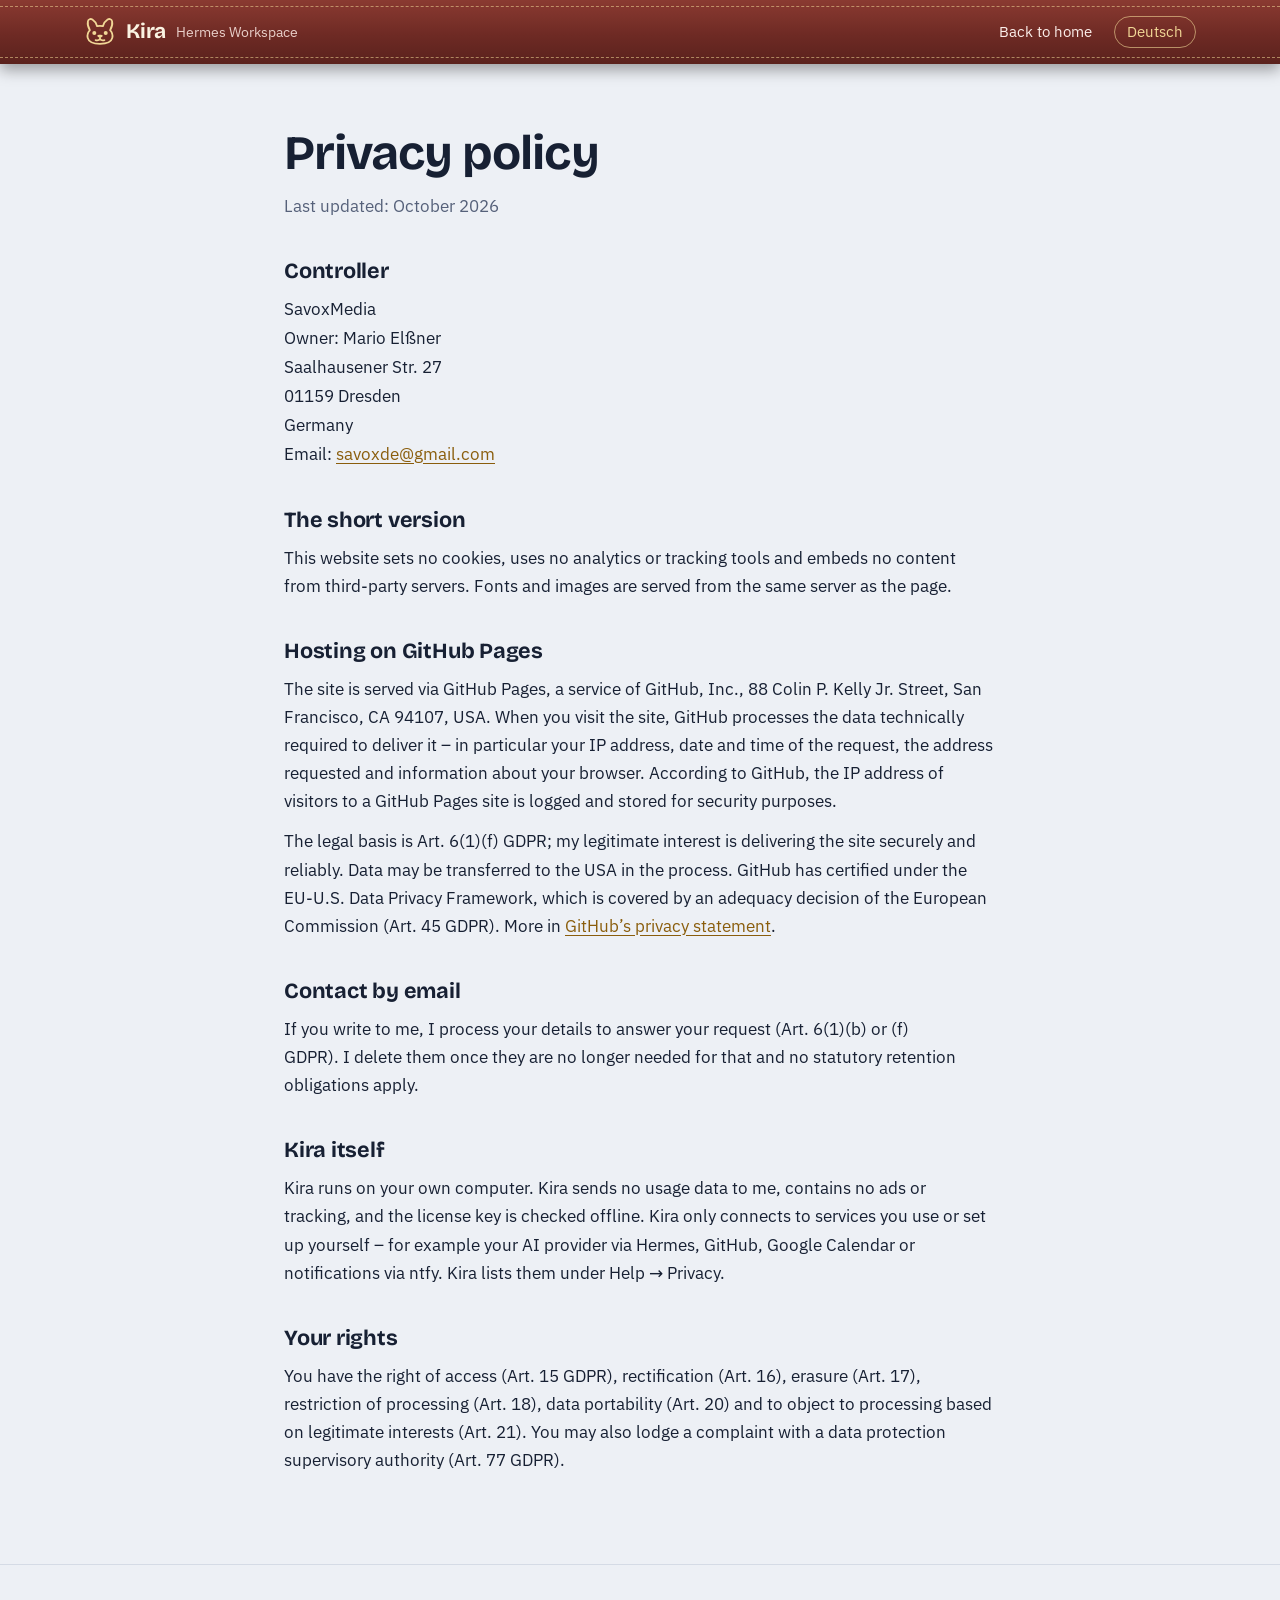
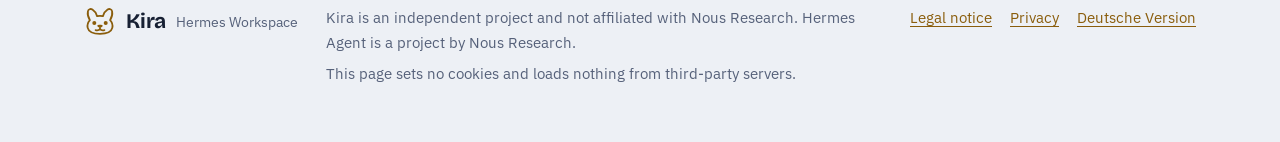
<file: en/privacy.html>
<!doctype html>
<html lang="en">
<head>
<meta charset="utf-8">
<meta name="viewport" content="width=device-width, initial-scale=1">
<title>Privacy · Kira</title>
<meta name="robots" content="noindex">
<link rel="icon" href="../assets/img/icon.svg" type="image/svg+xml">
<meta name="theme-color" content="#131a27">
<link rel="stylesheet" href="../assets/site.css">
</head>
<body class="legal-page">
<header class="collar">
  <div class="wrap">
    <a class="brand" href="../en/index.html" aria-label="Kira – home">
      <svg viewBox="0 0 32 32" fill="none" stroke="currentColor" stroke-width="1.8" stroke-linecap="round" stroke-linejoin="round" aria-hidden="true"><path d="M5.9 14.2C4.2 11.4 3.4 8 3.9 5.4c.4-2.2 2.6-3 4.5-1.8 2.2 1.4 3.9 3.8 4.7 6.6Q16 9.4 18.9 10.2c.8-2.8 2.5-5.2 4.7-6.6 1.9-1.2 4.1-.4 4.5 1.8.5 2.6-.3 6-2 8.8 2.1 2.2 2.8 5 2.2 7.7-.9 3.7-5.8 5.9-12.3 5.9S4.6 25.6 3.7 21.9c-.6-2.7.1-5.5 2.2-7.7Z"/><circle cx="10.3" cy="16.9" r="2" fill="currentColor" stroke="none"/><circle cx="21.7" cy="16.9" r="2" fill="currentColor" stroke="none"/><path d="M13.3 19.6c0-1 5.4-1 5.4 0 0 1.3-1.5 2.2-2.7 2.2s-2.7-.9-2.7-2.2Z" fill="currentColor" stroke="none"/><path d="M16 21.8v1.2m0 0c-1 1.2-2.9 1.6-4.4 1.1m4.4-1.1c1 1.2 2.9 1.6 4.4 1.1"/></svg>
      <b>Kira</b><span>Hermes Workspace</span>
    </a>
    <nav aria-label="Site navigation"><a href="../en/index.html">Back to home</a><a class="lang" href="../datenschutz.html" hreflang="de" lang="de">Deutsch</a></nav>
  </div>
</header>
<main class="wrap legal" id="inhalt">
<h1>Privacy policy</h1>
<p class="legal-sub">Last updated: October 2026</p>

<h2>Controller</h2>
<address>
SavoxMedia<br>Owner: Mario Elßner<br>
Saalhausener Str. 27<br>
01159 Dresden<br>
Germany<br>
Email: <a href="mailto:savoxde@gmail.com">savoxde@gmail.com</a>
</address>

<h2>The short version</h2>
<p>This website sets no cookies, uses no analytics or tracking tools and embeds no content from third-party servers. Fonts and images are served from the same server as the page.</p>

<h2>Hosting on GitHub Pages</h2>
<p>The site is served via GitHub Pages, a service of GitHub, Inc., 88 Colin P. Kelly Jr. Street, San Francisco, CA 94107, USA. When you visit the site, GitHub processes the data technically required to deliver it – in particular your IP address, date and time of the request, the address requested and information about your browser. According to GitHub, the IP address of visitors to a GitHub Pages site is logged and stored for security purposes.</p>
<p>The legal basis is Art. 6(1)(f) GDPR; my legitimate interest is delivering the site securely and reliably. Data may be transferred to the USA in the process. GitHub has certified under the EU-U.S. Data Privacy Framework, which is covered by an adequacy decision of the European Commission (Art. 45 GDPR). More in <a href="https://docs.github.com/en/site-policy/privacy-policies/github-general-privacy-statement" rel="noopener">GitHub’s privacy statement</a>.</p>

<h2>Contact by email</h2>
<p>If you write to me, I process your details to answer your request (Art. 6(1)(b) or (f) GDPR). I delete them once they are no longer needed for that and no statutory retention obligations apply.</p>

<h2>Kira itself</h2>
<p>Kira runs on your own computer. Kira sends no usage data to me, contains no ads or tracking, and the license key is checked offline. Kira only connects to services you use or set up yourself – for example your AI provider via Hermes, GitHub, Google Calendar or notifications via ntfy. Kira lists them under Help → Privacy.</p>

<h2>Your rights</h2>
<p>You have the right of access (Art. 15 GDPR), rectification (Art. 16), erasure (Art. 17), restriction of processing (Art. 18), data portability (Art. 20) and to object to processing based on legitimate interests (Art. 21). You may also lodge a complaint with a data protection supervisory authority (Art. 77 GDPR).</p>

</main>
<footer>
  <div class="wrap">
    <a class="brand" href="../en/index.html#top" aria-label="Back to top">
      <svg viewBox="0 0 32 32" fill="none" stroke="currentColor" stroke-width="1.8" stroke-linecap="round" stroke-linejoin="round" aria-hidden="true"><path d="M5.9 14.2C4.2 11.4 3.4 8 3.9 5.4c.4-2.2 2.6-3 4.5-1.8 2.2 1.4 3.9 3.8 4.7 6.6Q16 9.4 18.9 10.2c.8-2.8 2.5-5.2 4.7-6.6 1.9-1.2 4.1-.4 4.5 1.8.5 2.6-.3 6-2 8.8 2.1 2.2 2.8 5 2.2 7.7-.9 3.7-5.8 5.9-12.3 5.9S4.6 25.6 3.7 21.9c-.6-2.7.1-5.5 2.2-7.7Z"/><circle cx="10.3" cy="16.9" r="2" fill="currentColor" stroke="none"/><circle cx="21.7" cy="16.9" r="2" fill="currentColor" stroke="none"/><path d="M13.3 19.6c0-1 5.4-1 5.4 0 0 1.3-1.5 2.2-2.7 2.2s-2.7-.9-2.7-2.2Z" fill="currentColor" stroke="none"/><path d="M16 21.8v1.2m0 0c-1 1.2-2.9 1.6-4.4 1.1m4.4-1.1c1 1.2 2.9 1.6 4.4 1.1"/></svg>
      <b>Kira</b><span>Hermes Workspace</span>
    </a>
    <div>
      <p>Kira is an independent project and not affiliated with Nous Research. Hermes Agent is a project by Nous Research.</p>
      <p>This page sets no cookies and loads nothing from third-party servers.</p>
    </div>
    <nav class="foot-links" aria-label="Legal and language"><a href="../en/legal-notice.html">Legal notice</a><a href="../en/privacy.html">Privacy</a><a href="../datenschutz.html" hreflang="de" lang="de">Deutsche Version</a></nav>
  </div>
</footer>

</body>
</html>
</file>
<file: assets/site.css>
/* Kira · Hermes Workspace – Webseite. Farben und Schriften wie in der App (Nachtblau & Messing). */
@font-face { font-family: "Bricolage"; src: url("fonts/bricolage-grotesque-latin-600-normal.woff2") format("woff2"); font-weight: 600; font-display: swap; }
@font-face { font-family: "Bricolage"; src: url("fonts/bricolage-grotesque-latin-700-normal.woff2") format("woff2"); font-weight: 700; font-display: swap; }
@font-face { font-family: "Plex"; src: url("fonts/ibm-plex-sans-latin-400-normal.woff2") format("woff2"); font-weight: 400; font-display: swap; }
@font-face { font-family: "Plex"; src: url("fonts/ibm-plex-sans-latin-400-italic.woff2") format("woff2"); font-weight: 400; font-style: italic; font-display: swap; }
@font-face { font-family: "Plex"; src: url("fonts/ibm-plex-sans-latin-600-normal.woff2") format("woff2"); font-weight: 600; font-display: swap; }

:root {
  --nacht: #131a27;
  --nacht-2: #1c2638;
  --nacht-3: #2a3650;
  --messing: #d7a84e;
  --messing-hell: #f1d796;
  --messing-tief: #8a5d0c;
  --leder: #6e2a24;
  --leder-hell: #8a3a31;
  --papier: #edf0f5;
  --flaeche: #ffffff;
  --tinte: #172033;
  --grau: #56617a;
  --linie: #d5dbe5;
  --schatten: 0 30px 60px -28px rgba(19, 26, 39, .45), 0 2px 6px rgba(19, 26, 39, .08);
  --display: "Bricolage", "Segoe UI", system-ui, sans-serif;
  --text: "Plex", "Segoe UI", system-ui, sans-serif;
  --breite: 1160px;
  color-scheme: light;
}
@media (prefers-color-scheme: dark) {
  :root:not([data-theme="light"]) {
    --papier: #0f1520; --flaeche: #172031; --tinte: #e8ecf3; --grau: #a3adc0; --linie: #2a3650; --messing-tief: #e0b765;
    --schatten: 0 30px 60px -28px rgba(0, 0, 0, .7), 0 2px 6px rgba(0, 0, 0, .3); --band: #1a2440; color-scheme: dark;
  }
}
:root[data-theme="dark"] {
  --papier: #0f1520; --flaeche: #172031; --tinte: #e8ecf3; --grau: #a3adc0; --linie: #2a3650; --messing-tief: #e0b765;
  --schatten: 0 30px 60px -28px rgba(0, 0, 0, .7), 0 2px 6px rgba(0, 0, 0, .3); --band: #1a2440; color-scheme: dark;
}

*, *::before, *::after { box-sizing: border-box; }
html { scroll-behavior: smooth; -webkit-text-size-adjust: 100%; }
@media (prefers-reduced-motion: reduce) { html { scroll-behavior: auto; } }
body { margin: 0; background: var(--papier); color: var(--tinte); font: 400 1.0625rem/1.65 var(--text); overflow-x: hidden; }
img { max-width: 100%; height: auto; display: block; }
a { color: var(--messing-tief); text-underline-offset: .18em; }
a:hover { text-decoration-thickness: 2px; }
:focus-visible { outline: 3px solid var(--messing); outline-offset: 3px; border-radius: 4px; }
.wrap { max-width: var(--breite); margin: 0 auto; padding: 0 24px; }
.skip { position: absolute; left: -999px; top: 8px; background: var(--flaeche); padding: 8px 14px; z-index: 10; }
.skip:focus { left: 16px; }

h1, h2, h3 { font-family: var(--display); font-weight: 700; line-height: 1.08; letter-spacing: -.02em; margin: 0; text-wrap: balance; }
h2 { font-size: clamp(2rem, 1.4rem + 2.2vw, 3rem); }
h3 { font-size: 1.35rem; letter-spacing: -.01em; line-height: 1.2; }
p { margin: 0; text-wrap: pretty; }

/* ---------- Kopf: das Halsband ---------- */
.hero { background: var(--nacht); color: #e9edf4; position: relative; padding-bottom: 210px; }
.collar {
  position: relative; z-index: 3; background: linear-gradient(180deg, var(--leder-hell), var(--leder) 55%, #5a221d);
  box-shadow: 0 6px 14px rgba(0, 0, 0, .35);
}
.collar::before, .collar::after { content: ""; position: absolute; left: 0; right: 0; border-top: 1.5px dashed rgba(241, 215, 150, .55); pointer-events: none; }
.collar::before { top: 6px; }
.collar::after { bottom: 6px; }
.collar .wrap { display: flex; align-items: center; gap: 28px; min-height: 64px; }
.brand { display: flex; align-items: center; gap: 10px; color: #fbf3e2; text-decoration: none; font-family: var(--display); }
.brand svg { width: 32px; height: 32px; color: var(--messing-hell); }
.brand b { font-size: 1.3rem; letter-spacing: -.01em; }
.brand span { font: 400 .85rem var(--text); color: #e9cfc9; }
.collar nav { display: flex; gap: 22px; margin-left: auto; align-items: center; }
.collar nav a { color: #fbeee9; text-decoration: none; font-size: .95rem; }
.collar nav a:hover { text-decoration: underline; }
.collar nav .lang { border: 1.5px solid rgba(241, 215, 150, .6); border-radius: 999px; padding: 2px 12px; color: var(--messing-hell); }

.hero-grid { display: grid; grid-template-columns: minmax(0, 7fr) minmax(0, 5fr); gap: 32px; align-items: start; }
.hero-copy { padding: 76px 0 0; max-width: 640px; }
.hero h1 { font-size: clamp(2.6rem, 1.6rem + 4vw, 4.6rem); color: #fff; }
.hero .lead { margin-top: 22px; font-size: 1.2rem; line-height: 1.6; color: #c3cad8; max-width: 34em; }
.status { display: inline-flex; align-items: center; gap: 10px; margin-top: 30px; padding: 9px 16px 9px 12px; border-radius: 999px; background: var(--nacht-2); border: 1px solid var(--nacht-3); color: #dfe4ee; font-size: .97rem; }
.status i { width: 9px; height: 9px; border-radius: 50%; background: var(--messing); box-shadow: 0 0 0 4px rgba(215, 168, 78, .2); }
.actions { display: flex; flex-wrap: wrap; gap: 12px; margin-top: 22px; }
.btn { display: inline-flex; align-items: center; min-height: 46px; padding: 0 22px; border-radius: 10px; font: 600 1rem var(--text); text-decoration: none; }
.btn.primary { background: var(--messing); color: var(--nacht); }
.btn.primary:hover { background: var(--messing-hell); text-decoration: none; }
.btn.ghost { color: #e9edf4; border: 1.5px solid var(--nacht-3); }
.btn.ghost:hover { border-color: #64708a; text-decoration: none; }

/* Hundemarke */
.tag-holder { position: relative; display: flex; justify-content: center; margin-top: -6px; }
.tag { width: min(440px, 100%); transform-origin: 50% 0; cursor: grab; }
.tag.swing { animation: swing 2.8s cubic-bezier(.32, .62, .33, 1) both; }
@keyframes swing {
  0% { transform: rotate(17deg); } 18% { transform: rotate(-12deg); } 36% { transform: rotate(7deg); }
  54% { transform: rotate(-4deg); } 72% { transform: rotate(2deg); } 88% { transform: rotate(-.6deg); } 100% { transform: rotate(0); }
}
@media (prefers-reduced-motion: reduce) { .tag.swing { animation: none; } }
.tag-caption { position: absolute; bottom: -8px; left: 0; right: 0; text-align: center; color: #8d97ab; font-size: .9rem; font-style: italic; }

/* App im Fenster */
.showcase { position: relative; margin-top: -170px; z-index: 2; }
.window { background: var(--flaeche); border-radius: 12px; box-shadow: var(--schatten); overflow: hidden; border: 1px solid var(--linie); }
.window-bar { display: flex; align-items: center; gap: 12px; height: 38px; padding: 0 14px; background: #e3e8ef; border-bottom: 1px solid #d0d7e2; }
.window-bar i { width: 11px; height: 11px; border-radius: 50%; background: #c3cad6; }
.window-bar span { margin-left: 10px; flex: 0 1 320px; height: 24px; line-height: 24px; border-radius: 6px; background: #f6f8fb; color: #5f6a80; font-size: .82rem; padding: 0 12px; }
.phone { position: absolute; right: -14px; bottom: -48px; width: 23%; min-width: 170px; border-radius: 30px; padding: 9px; background: #0d121c; box-shadow: var(--schatten); }
.phone img { border-radius: 22px; }

/* ---------- Bereiche ---------- */
section { padding: 120px 0 0; }
.intro { max-width: 760px; }
.intro p { margin-top: 18px; font-size: 1.15rem; color: var(--grau); }

.feature { display: grid; grid-template-columns: minmax(0, 5fr) minmax(0, 7fr); gap: 56px; align-items: center; margin-top: 96px; }
.feature.flip { grid-template-columns: minmax(0, 7fr) minmax(0, 5fr); }
.feature.flip .feature-text { order: 2; }
.feature-text h3 { font-size: clamp(1.6rem, 1.2rem + 1.2vw, 2.2rem); }
.feature-text p { margin-top: 16px; color: var(--grau); }
.feature-text ul { margin: 18px 0 0; padding: 0; list-style: none; }
.feature-text li { position: relative; padding-left: 22px; margin-top: 8px; }
.feature-text li::before { content: ""; position: absolute; left: 2px; top: .62em; width: 9px; height: 9px; border-radius: 2px; transform: rotate(45deg); background: var(--messing); }
.feature-media { position: relative; }
.pair { display: grid; grid-template-columns: 1fr 1fr; gap: 18px; align-items: start; }
.pair .phone-flat { border-radius: 26px; padding: 8px; background: #0d121c; box-shadow: var(--schatten); }
.pair .phone-flat img { border-radius: 19px; }
.pair .phone-flat:nth-child(2) { margin-top: 56px; }
.shot-note { margin-top: 12px; font-size: .9rem; color: var(--grau); }

.more { margin-top: 110px; border-top: 2px solid var(--tinte); padding-top: 36px; display: grid; grid-template-columns: minmax(0, 4fr) minmax(0, 8fr); gap: 48px; }
.more dl { margin: 0; display: grid; grid-template-columns: 1fr 1fr; gap: 26px 40px; }
.more dt { font-weight: 600; }
.more dd { margin: 4px 0 0; color: var(--grau); font-size: .98rem; }

/* Schritte: echte Reihenfolge */
.steps { list-style: none; margin: 48px 0 0; padding: 0; display: grid; grid-template-columns: repeat(4, 1fr); gap: 28px; counter-reset: s; }
.steps li { counter-increment: s; position: relative; padding-top: 64px; }
.steps li::before {
  content: counter(s); position: absolute; top: 0; left: 0; width: 44px; height: 44px; border-radius: 50%;
  display: grid; place-items: center; font: 700 1.2rem var(--display); color: var(--nacht); background: var(--messing);
}
.steps li:not(:last-child)::after { content: ""; position: absolute; top: 21px; left: 56px; right: -16px; border-top: 2px dotted var(--linie); }
.steps h3 { font-size: 1.15rem; }
.steps p { margin-top: 8px; color: var(--grau); font-size: .98rem; }
code { font-family: ui-monospace, "Cascadia Mono", Consolas, monospace; font-size: .9em; background: rgba(127, 140, 165, .16); padding: 1px 6px; border-radius: 5px; }

/* Bei dir zu Hause */
.home { background: var(--band, var(--nacht)); color: #e6eaf2; margin-top: 130px; padding: 96px 0 104px; }
.home h2 { color: #fff; max-width: 15em; }
.home-grid { display: grid; grid-template-columns: repeat(2, minmax(0, 1fr)); gap: 34px 64px; margin-top: 48px; }
.home-grid h3 { color: var(--messing-hell); font-size: 1.2rem; }
.home-grid p { margin-top: 8px; color: #b9c1d0; }

/* Lizenz */
.license { display: grid; grid-template-columns: minmax(0, 5fr) minmax(0, 7fr); gap: 56px; align-items: start; }
.license-card { background: var(--flaeche); border: 1px solid var(--linie); border-radius: 16px; overflow: hidden; }
.license-row { display: grid; grid-template-columns: 9rem 1fr; gap: 20px; padding: 24px 28px; }
.license-row + .license-row { border-top: 1px dashed var(--linie); }
.license-row b { font-family: var(--display); font-size: 1.5rem; line-height: 1.1; }
.license-row p { color: var(--grau); }
.license-row p strong { color: var(--tinte); }

/* Fragen */
.faq { max-width: 820px; }
.faq details { border-bottom: 1px solid var(--linie); }
.faq details:first-of-type { border-top: 1px solid var(--linie); margin-top: 36px; }
.faq summary { cursor: pointer; list-style: none; padding: 20px 40px 20px 0; position: relative; font-weight: 600; font-size: 1.1rem; }
.faq summary::-webkit-details-marker { display: none; }
.faq summary::after { content: "+"; position: absolute; right: 6px; top: 14px; font: 400 1.7rem var(--display); color: var(--messing-tief); transition: transform .2s; }
.faq details[open] summary::after { transform: rotate(45deg); }
.faq details p { padding: 0 0 22px; color: var(--grau); max-width: 42em; }

/* Fuß */
footer { margin-top: 130px; border-top: 1px solid var(--linie); padding: 40px 0 56px; color: var(--grau); font-size: .95rem; }
footer .wrap { display: grid; grid-template-columns: auto 1fr auto; gap: 28px; align-items: start; }
footer .brand { color: var(--tinte); }
footer .brand svg { color: var(--messing-tief); }
footer .brand span { color: var(--grau); }
footer p + p { margin-top: 6px; }

/* ---------- schmale Bildschirme ---------- */
@media (max-width: 980px) {
  .collar nav a:not(.lang) { display: none; }
  .hero-grid { grid-template-columns: 1fr; }
  .tag-holder { order: -1; margin-top: -4px; }
  .tag { width: min(300px, 76vw); }
  .tag-caption { position: static; margin-top: 4px; }
  .tag-holder { flex-direction: column; align-items: center; }
  .hero-copy { padding-top: 28px; }
  .hero { padding-bottom: 150px; }
  .showcase { margin-top: -120px; }
  .phone { right: 8px; bottom: -36px; width: 30%; min-width: 0; border-radius: 20px; padding: 6px; }
  .phone img { border-radius: 15px; }
  .feature, .feature.flip, .license, .more { grid-template-columns: 1fr; gap: 32px; }
  .feature.flip .feature-text { order: 0; }
  .more dl { grid-template-columns: 1fr; }
  .steps { grid-template-columns: 1fr 1fr; }
  .steps li::after { display: none; }
  .home-grid { grid-template-columns: 1fr; }
  footer .wrap { grid-template-columns: 1fr; }
}
@media (max-width: 560px) {
  .wrap { padding: 0 16px; }
  body { font-size: 1rem; }
  section { padding-top: 88px; }
  .feature { margin-top: 72px; }
  .steps { grid-template-columns: 1fr; }
  .license-row { grid-template-columns: 1fr; gap: 6px; padding: 20px; }
  .window-bar span { display: none; }
  .brand span { display: none; }
}

/* Neu in Kira – echte Zeitfolge, daher als Liste mit Versionsmarken */
.news { display: grid; grid-template-columns: minmax(0, 5fr) minmax(0, 7fr); gap: 56px; align-items: start; }
.news-list { list-style: none; margin: 0; padding: 0; border-left: 2px solid var(--linie); }
.news-list li { position: relative; display: grid; grid-template-columns: 4.2rem 1fr; gap: 2px 16px; padding: 0 0 26px 26px; }
.news-list li::before { content: ""; position: absolute; left: -7px; top: 8px; width: 12px; height: 12px; border-radius: 50%; background: var(--papier); border: 2px solid var(--messing); }
.news-list li:first-child::before { background: var(--messing); }
.news-v { font: 700 1.05rem var(--display); }
.news-list time { color: var(--grau); font-size: .92rem; align-self: center; }
.news-t { grid-column: 2; }

/* Fuß */
.foot-links { display: flex; flex-wrap: wrap; gap: 6px 18px; justify-content: flex-end; }

/* Impressum und Datenschutz */
.legal-page .collar { position: sticky; top: 0; }
.legal { max-width: 760px; padding-top: 64px; }
.legal h1 { font-size: clamp(2.2rem, 1.6rem + 2vw, 3rem); }
.legal h2 { font-size: 1.35rem; margin-top: 40px; letter-spacing: -.01em; }
.legal p, .legal address { margin-top: 12px; }
.legal address { font-style: normal; line-height: 1.7; }
.legal-sub { color: var(--grau); margin-top: 10px; }
.legal-meta { margin-top: 40px; color: var(--grau); }
.legal-page footer { margin-top: 90px; }

@media (max-width: 980px) {
  .news { grid-template-columns: 1fr; gap: 28px; }
  .foot-links { justify-content: flex-start; }
}
</file>
